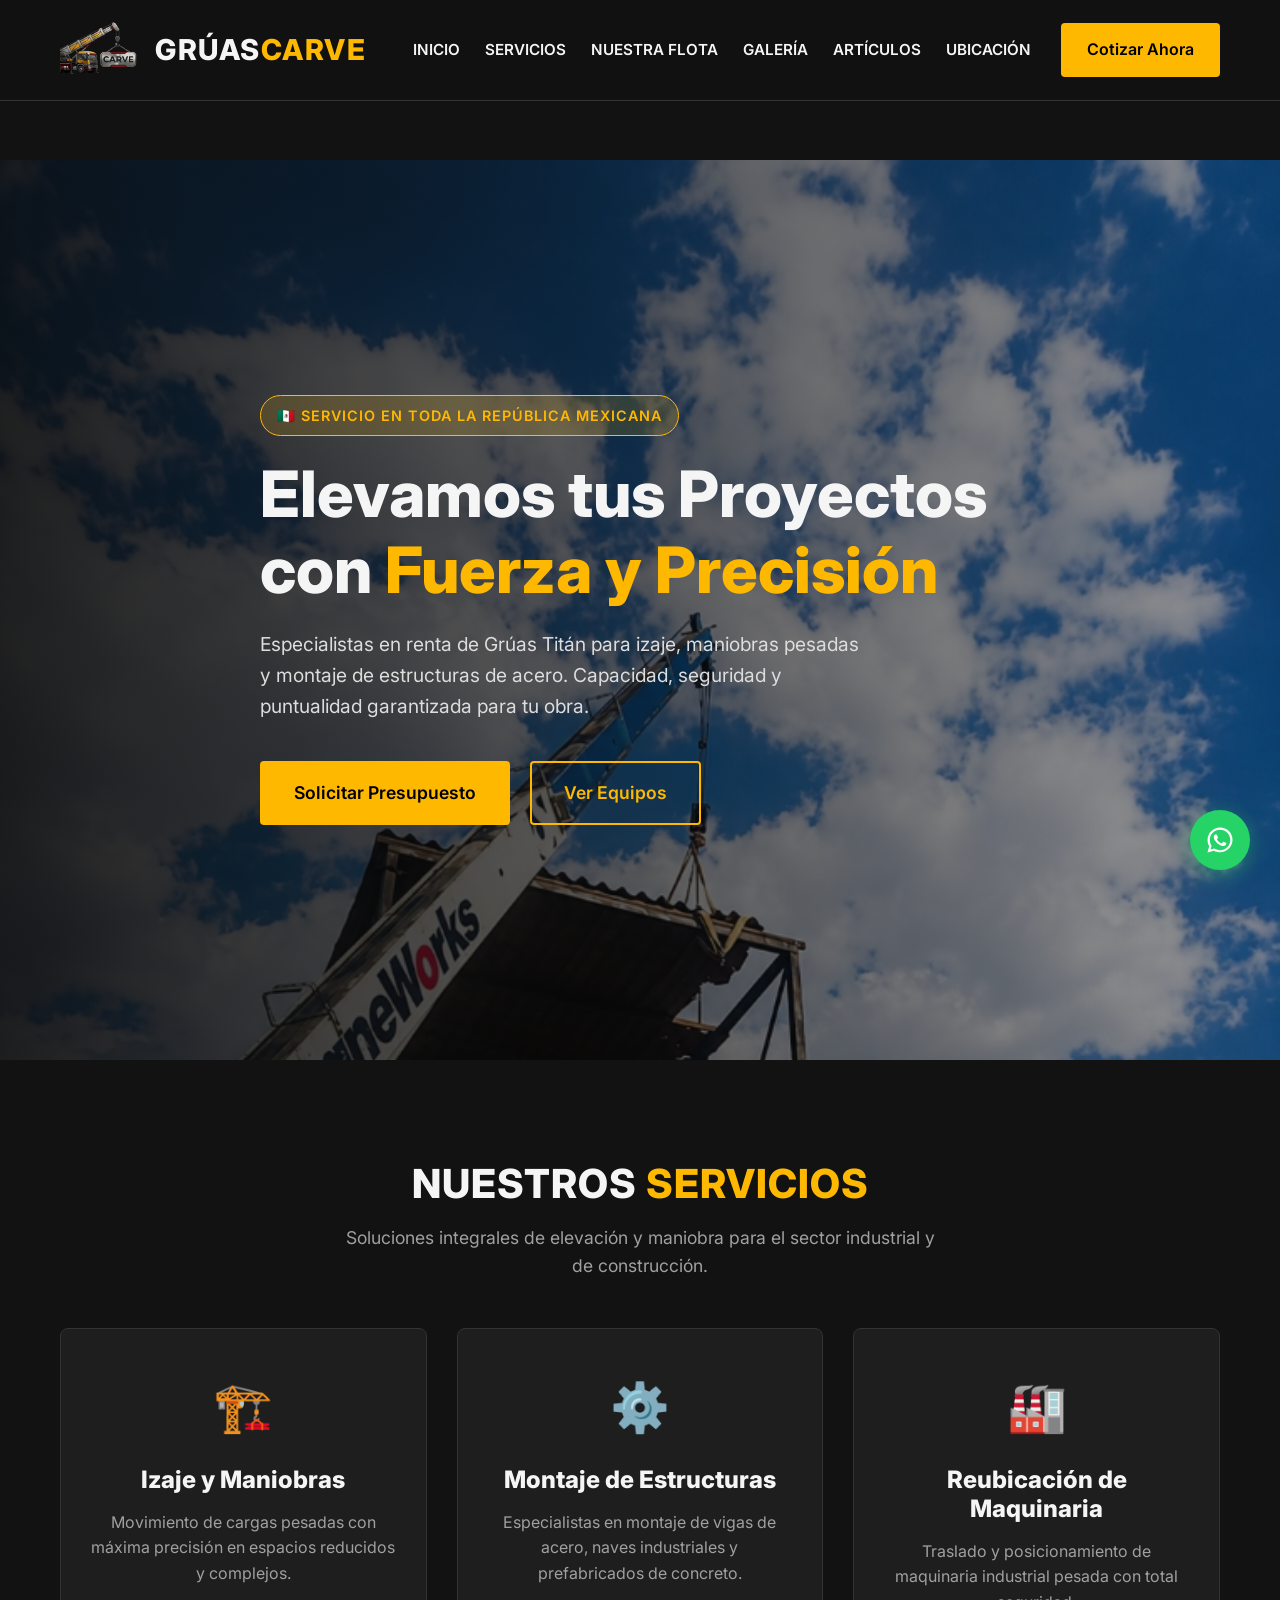
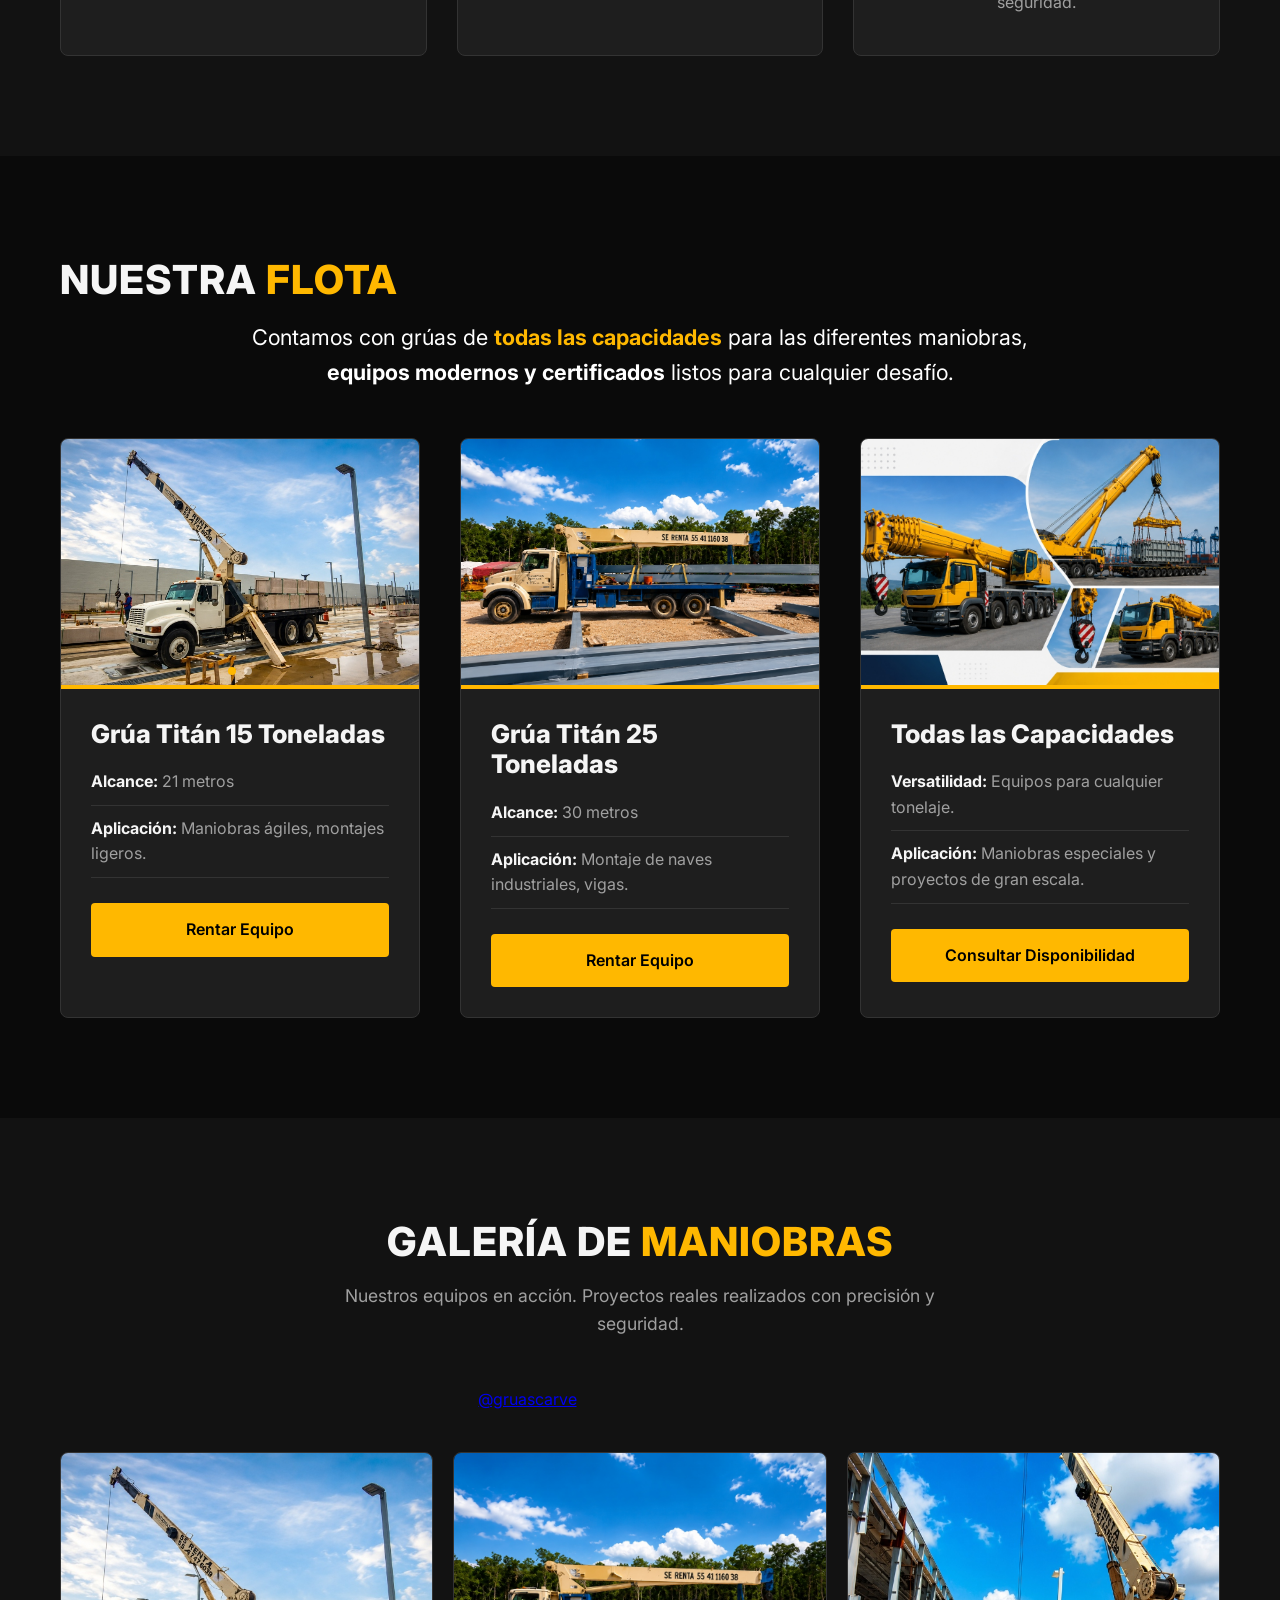
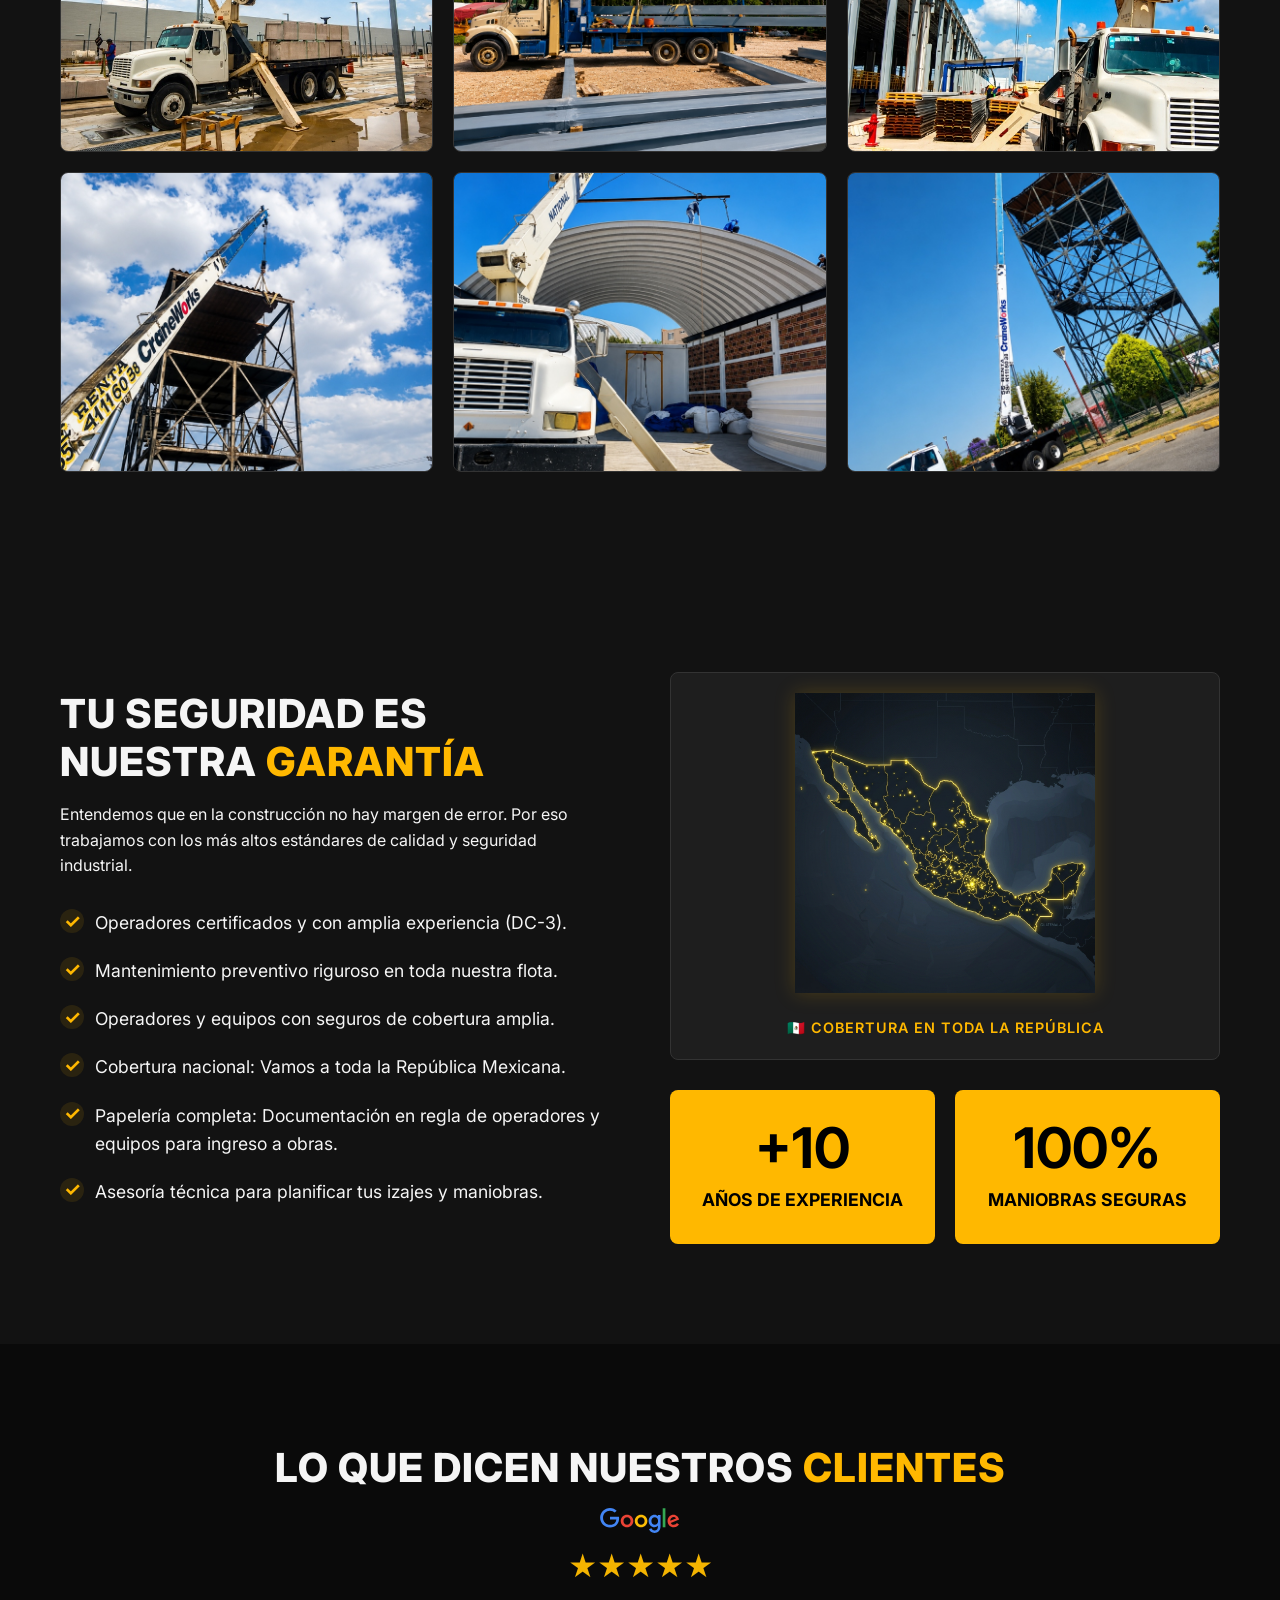
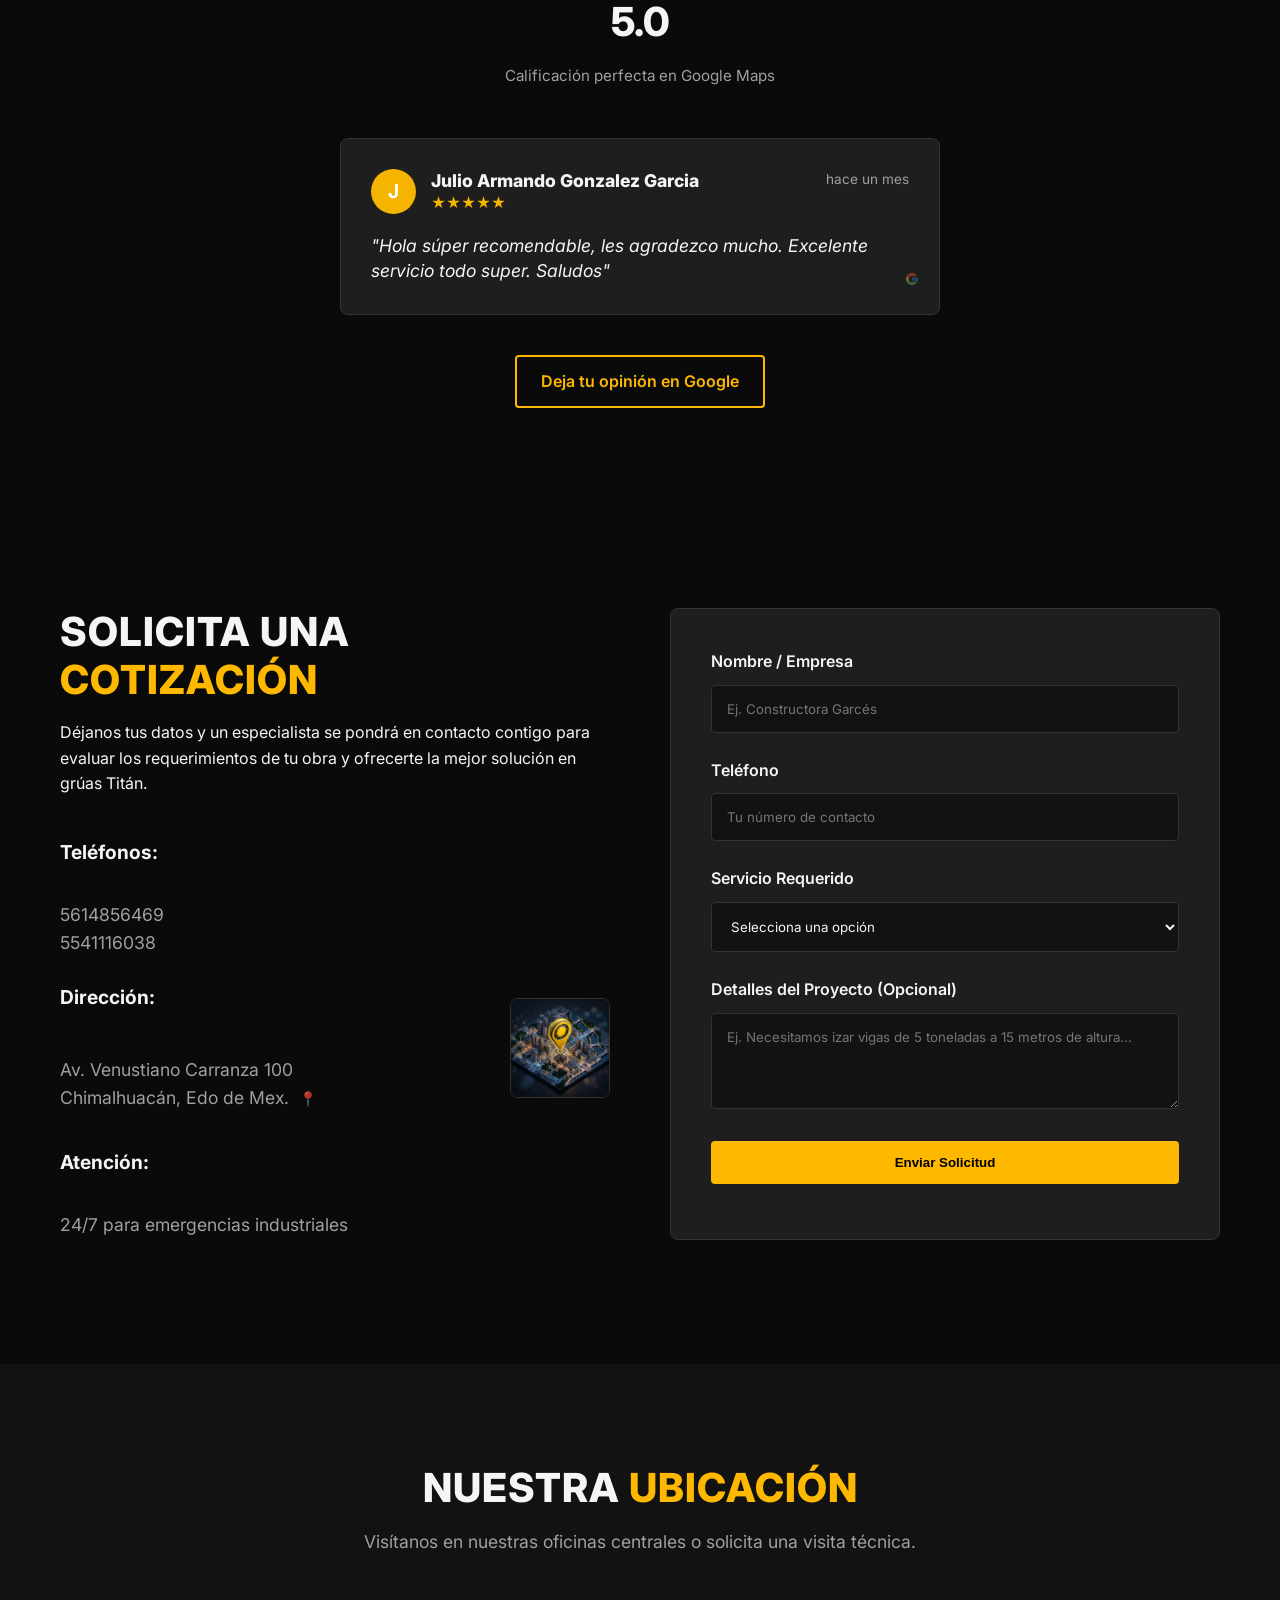
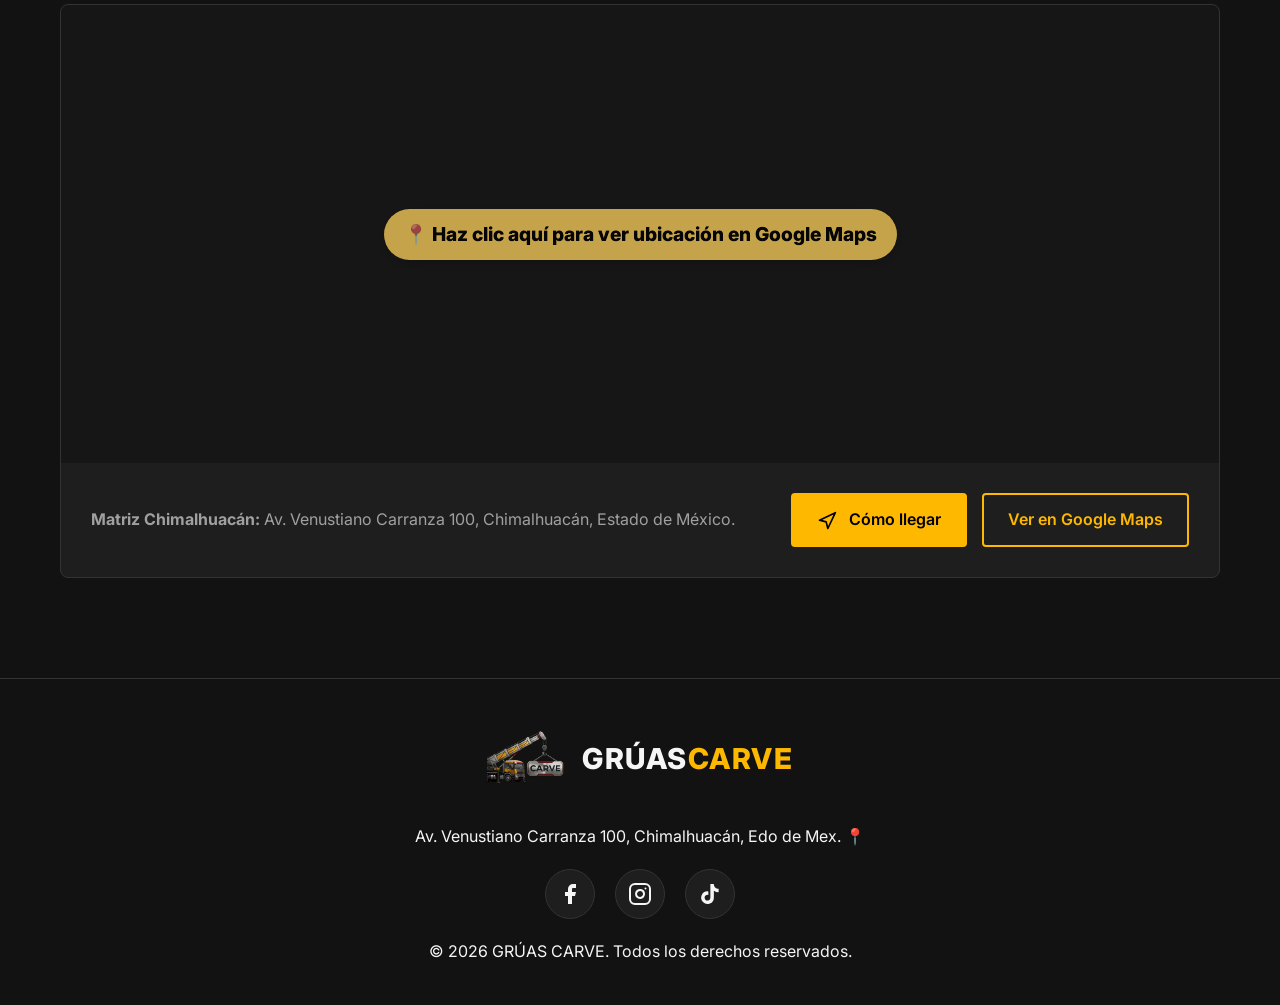
<file: index.html>
<!DOCTYPE html>
<html lang="es">
<head>
    <meta charset="UTF-8">
    <meta name="viewport" content="width=device-width, initial-scale=1.0">
    <title>Grúas Carve | Elevamos tus Proyectos</title>
    <meta name="description" content="Renta de grúas tipo Titán con Grúas Carve para izaje, maniobras y montaje de estructuras. Equipos certificados y operadores capacitados para tu construcción.">
    <link href="https://fonts.googleapis.com/css2?family=Inter:wght@300;400;600;800&display=swap" rel="stylesheet">
    <link rel="stylesheet" href="styles.css?v=2.0">
</head>
<body>

    <!-- Header / Nav -->
    <header id="navbar">
        <div class="container nav-container">
            <div class="logo">
                <img src="logo-carve.png" alt="Logo Grúas Carve" class="brand-logo">
                <span class="logo-text">GRÚAS <span class="logo-accent">CARVE</span></span>
            </div>
            <nav class="nav-links">
                <a href="#inicio">Inicio</a>
                <a href="#servicios">Servicios</a>
                <a href="#flota">Nuestra Flota</a>
                <a href="#galeria">Galería</a>
                <a href="articulos.html">Artículos</a>
                <a href="#ubicacion">Ubicación</a>
            </nav>
            <a href="https://wa.me/525614856469?text=Hola,%20me%20gustaría%20cotizar%20un%20servicio%20de%20grúa." class="btn btn-primary">Cotizar Ahora</a>
            <button class="mobile-menu-btn" id="mobileMenuBtn">
                <svg width="24" height="24" viewBox="0 0 24 24" fill="none" stroke="currentColor" stroke-width="2" stroke-linecap="round" stroke-linejoin="round"><line x1="3" y1="12" x2="21" y2="12"></line><line x1="3" y1="6" x2="21" y2="6"></line><line x1="3" y1="18" x2="21" y2="18"></line></svg>
            </button>
        </div>
    </header>

    <!-- Hero Section -->
    <section id="inicio" class="hero">
        <div class="hero-overlay"></div>
        <div class="container hero-content">
            <div class="hero-badge">🇲🇽 Servicio en toda la República Mexicana</div>
            <h1>Elevamos tus Proyectos con <span class="text-accent">Fuerza y Precisión</span></h1>
            <p>Especialistas en renta de Grúas Titán para izaje, maniobras pesadas y montaje de estructuras de acero. Capacidad, seguridad y puntualidad garantizada para tu obra.</p>
            <div class="hero-buttons">
                <a href="https://wa.me/525614856469?text=Hola,%20me%20gustaría%20solicitar%20un%20presupuesto%20para%20un%20proyecto." class="btn btn-primary btn-large">Solicitar Presupuesto</a>
                <a href="#flota" class="btn btn-outline btn-large">Ver Equipos</a>
            </div>
        </div>
    </section>

    <!-- Services Section -->
    <section id="servicios" class="section services-section">
        <div class="container">
            <div class="section-header text-center">
                <h2 class="section-title">Nuestros <span class="text-accent">Servicios</span></h2>
                <p class="section-subtitle">Soluciones integrales de elevación y maniobra para el sector industrial y de construcción.</p>
            </div>
            
            <div class="services-grid">
                <div class="service-card">
                    <div class="service-icon">🏗️</div>
                    <h3>Izaje y Maniobras</h3>
                    <p>Movimiento de cargas pesadas con máxima precisión en espacios reducidos y complejos.</p>
                </div>
                <div class="service-card">
                    <div class="service-icon">⚙️</div>
                    <h3>Montaje de Estructuras</h3>
                    <p>Especialistas en montaje de vigas de acero, naves industriales y prefabricados de concreto.</p>
                </div>
                <div class="service-card">
                    <div class="service-icon">🏭</div>
                    <h3>Reubicación de Maquinaria</h3>
                    <p>Traslado y posicionamiento de maquinaria industrial pesada con total seguridad.</p>
                </div>
            </div>
        </div>
    </section>

    <!-- Fleet Section -->
    <section id="flota" class="section fleet-section bg-darker">
        <div class="container">
            <div class="section-header">
                <h2 class="section-title">Nuestra <span class="text-accent">Flota</span></h2>
                <p class="section-subtitle" style="font-size: 1.35rem; color: #ffffff; max-width: 800px; text-align: center; margin: 0 auto 3rem; line-height: 1.6;">
                    Contamos con grúas de <strong style="color: var(--primary);">todas las capacidades</strong> para las diferentes maniobras, <strong>equipos modernos y certificados</strong> listos para cualquier desafío.
                </p>
            </div>

            <div class="fleet-grid">
                <!-- Crane 1 -->
                <div class="fleet-card">
                    <div class="fleet-image-container">
                        <div class="fleet-gallery">
                            <img src="titan-15-2.jpg" alt="Grúa Titán 15 Toneladas - Vista 1">
                            <img src="titan-15-1.jpg" alt="Grúa Titán 15 Toneladas - Vista 2">
                        </div>
                        <div class="gallery-dots">
                            <div class="dot active"></div>
                            <div class="dot"></div>
                        </div>
                    </div>
                    <div class="fleet-content">
                        <h3>Grúa Titán 15 Toneladas</h3>
                        <ul class="fleet-specs">
                            <li><strong>Alcance:</strong> 21 metros</li>
                            <li><strong>Aplicación:</strong> Maniobras ágiles, montajes ligeros.</li>
                        </ul>
                        <a href="https://wa.me/525614856469?text=Hola,%20me%20interesa%20rentar%20este%20equipo." class="btn btn-primary btn-full">Rentar Equipo</a>
                    </div>
                </div>
                <!-- Crane 2 -->
                <div class="fleet-card">
                    <div class="fleet-image-container">
                        <img src="titan-23.jpg" alt="Grúa Titán 25 Toneladas" style="width: 100%; height: 100%; object-fit: cover;">
                    </div>
                    <div class="fleet-content">
                        <h3>Grúa Titán 25 Toneladas</h3>
                        <ul class="fleet-specs">
                            <li><strong>Alcance:</strong> 30 metros</li>
                            <li><strong>Aplicación:</strong> Montaje de naves industriales, vigas.</li>
                        </ul>
                        <a href="https://wa.me/525614856469?text=Hola,%20me%20interesa%20rentar%20este%20equipo." class="btn btn-primary btn-full">Rentar Equipo</a>
                    </div>
                </div>
                <!-- Crane 3 - All Capacities -->
                <div class="fleet-card">
                    <div class="fleet-image-container">
                        <img src="titan-todas.jpg" alt="Grúas de todas las capacidades" style="width: 100%; height: 100%; object-fit: cover;">
                    </div>
                    <div class="fleet-content">
                        <h3>Todas las Capacidades</h3>
                        <ul class="fleet-specs">
                            <li><strong>Versatilidad:</strong> Equipos para cualquier tonelaje.</li>
                            <li><strong>Aplicación:</strong> Maniobras especiales y proyectos de gran escala.</li>
                        </ul>
                        <a href="https://wa.me/525614856469?text=Hola,%20necesito%20una%20grúa%20con%20capacidad%20específica." class="btn btn-primary btn-full">Consultar Disponibilidad</a>
                    </div>
                </div>
            </div>
        </div>
    </section>
    
    <!-- Gallery Section -->
    <section id="galeria" class="section gallery-section">
        <div class="container">
            <div class="section-header text-center">
                <h2 class="section-title">Galería de <span class="text-accent">Maniobras</span></h2>
                <p class="section-subtitle">Nuestros equipos en acción. Proyectos reales realizados con precisión y seguridad.</p>
            </div>
            
            <div id="tiktok-random-container" style="display: flex; justify-content: center; margin-bottom: 40px; width: 100%; overflow: hidden;">
                <!-- Random TikTok video injected here -->
            </div>
            
            <div class="gallery-grid">
                <div class="gallery-item"><img src="titan-15-2.jpg" alt="Grúa Titán en Maniobra"></div>
                <div class="gallery-item"><img src="titan-23.jpg" alt="Grúa Titán cargando estructuras"></div>
                <div class="gallery-item"><img src="titan-15-1.jpg" alt="Operación de grúa en sitio"></div>
                <div class="gallery-item"><img src="galeria-nueva-1.jpg" alt="Grúa Titán en maniobra de torre"></div>
                <div class="gallery-item"><img src="galeria-nueva-2.jpg" alt="Montaje de techumbre curva con grúa National"></div>
                <div class="gallery-item"><img src="galeria-nueva-3.jpg" alt="Grúa Titán con pluma extendida en sitio"></div>
            </div>
        </div>
    </section>

    <!-- Guarantee & Safety Section -->
    <section id="garantia" class="section guarantee-section">
        <div class="container">
            <div class="guarantee-content">
                <div class="guarantee-text">
                    <h2 class="section-title">Tu Seguridad es nuestra <span class="text-accent">Garantía</span></h2>
                    <p>Entendemos que en la construcción no hay margen de error. Por eso trabajamos con los más altos estándares de calidad y seguridad industrial.</p>
                    <ul class="check-list">
                        <li>Operadores certificados y con amplia experiencia (DC-3).</li>
                        <li>Mantenimiento preventivo riguroso en toda nuestra flota.</li>
                        <li>Operadores y equipos con seguros de cobertura amplia.</li>
                        <li>Cobertura nacional: Vamos a toda la República Mexicana.</li>
                        <li>Papelería completa: Documentación en regla de operadores y equipos para ingreso a obras.</li>
                        <li>Asesoría técnica para planificar tus izajes y maniobras.</li>
                    </ul>
                </div>
                <div class="guarantee-stats">
                    <div class="mexico-map-container">
                        <img src="mapa-mexico.png" alt="Mapa de cobertura en México" class="mexico-map-img">
                        <div class="map-caption">🇲🇽 Cobertura en toda la República</div>
                    </div>
                    <div class="stats-grid">
                        <div class="stat-box">
                            <span class="stat-number">+10</span>
                            <span class="stat-label">Años de Experiencia</span>
                        </div>
                        <div class="stat-box">
                            <span class="stat-number">100%</span>
                            <span class="stat-label">Maniobras Seguras</span>
                        </div>
                    </div>
                </div>
            </div>
        </div>
    </section>

    <!-- La sección de notas ahora está en articulos.html -->
    <!-- Reviews Section -->
    <section id="opiniones" class="section reviews-section bg-darker">
        <div class="container">
            <div class="section-header text-center">
                <h2 class="section-title">Lo que dicen nuestros <span class="text-accent">Clientes</span></h2>
                <div class="google-rating-summary">
                    <img src="google-logo.svg" alt="Google" class="google-logo-small">
                    <div class="stars-outer">
                        <div class="stars-inner" style="width: 100%;">★★★★★</div>
                    </div>
                    <span class="rating-number">5.0</span>
                    <span class="rating-text">Calificación perfecta en Google Maps</span>
                </div>
            </div>
            
            <div class="reviews-carousel">
                <button class="carousel-btn prev-btn" id="prevReviewBtn" aria-label="Review anterior">
                    <svg width="24" height="24" viewBox="0 0 24 24" fill="none" stroke="currentColor" stroke-width="2" stroke-linecap="round" stroke-linejoin="round"><polyline points="15 18 9 12 15 6"></polyline></svg>
                </button>
                
                <div class="reviews-track-container">
                    <div class="reviews-track" id="reviewsTrack">
                        <!-- Reviews injected dynamically by script.js -->
                    </div>
                </div>

                <button class="carousel-btn next-btn" id="nextReviewBtn" aria-label="Siguiente review">
                    <svg width="24" height="24" viewBox="0 0 24 24" fill="none" stroke="currentColor" stroke-width="2" stroke-linecap="round" stroke-linejoin="round"><polyline points="9 18 15 12 9 6"></polyline></svg>
                </button>
            </div>

            <div class="carousel-dots review-dots" id="reviewDots">
                <!-- Dots injected dynamically by script.js -->
            </div>
            
            <div class="text-center" style="margin-top: 40px;">
                <a href="https://www.google.com.mx/maps/place/Gr%C3%BAas+Carve/@19.4164386,-98.9343289,17z/data=!3m1!4b1!4m6!3m5!1s0x85d1e3000a7690cf:0x525a7fa0331c60e6!8m2!3d19.4164386!4d-98.9343289!16s%2Fg%2F11m5nttpcp?entry=ttu" target="_blank" class="btn btn-outline">
                    Deja tu opinión en Google
                </a>
            </div>
        </div>
    </section>

    <!-- Contact Section -->
    <section id="contacto" class="section contact-section bg-darker">
        <div class="container">
            <div class="contact-grid">
                <div class="contact-info">
                    <h2 class="section-title">Solicita una <span class="text-accent">Cotización</span></h2>
                    <p>Déjanos tus datos y un especialista se pondrá en contacto contigo para evaluar los requerimientos de tu obra y ofrecerte la mejor solución en grúas Titán.</p>
                    
                    <div class="contact-details">
                        <div class="contact-item">
                            <strong>Teléfonos:</strong> <br> 
                            <a href="tel:5614856469" style="color: inherit; text-decoration: none;">5614856469</a> <br>
                            <a href="tel:5541116038" style="color: inherit; text-decoration: none;">5541116038</a>
                        </div>

                        <div class="contact-item address-item-with-map">
                            <div class="address-text">
                                <strong>Dirección:</strong> <br> 
                                <a href="https://www.google.com/maps/place/Gr%C3%BAas+Carve/@19.4164386,-98.9343289,17z/data=!3m1!4b1!4m6!3m5!1s0x85d1e3000a7690cf:0x525a7fa0331c60e6!8m2!3d19.4164386!4d-98.9343289!16s%2Fg%2F11m5nttpcp?entry=ttu&g_ep=EgoyMDI2MDUwNi4wIKXMDSoASAFQAw%3D%3D" target="_blank" class="address-link">
                                    Av. Venustiano Carranza 100 <br> Chimalhuacán, Edo de Mex.
                                    <span class="link-icon">📍</span>
                                </a>
                            </div>
                            <div class="address-map-thumbnail">
                                <a href="https://www.google.com/maps/place/Gr%C3%BAas+Carve/@19.4164386,-98.9343289,17z/data=!3m1!4b1!4m6!3m5!1s0x85d1e3000a7690cf:0x525a7fa0331c60e6!8m2!3d19.4164386!4d-98.9343289!16s%2Fg%2F11m5nttpcp?entry=ttu&g_ep=EgoyMDI2MDUwNi4wIKXMDSoASAFQAw%3D%3D" target="_blank">
                                    <img src="mapa-thumbnail.png" alt="Mapa de ubicación" class="map-thumb">
                                </a>
                            </div>
                        </div>
                        <div class="contact-item">
                            <strong>Atención:</strong> <br> 24/7 para emergencias industriales
                        </div>
                    </div>
                </div>

                <div class="contact-form-container">
                    <form id="contactForm" class="contact-form">
                        <div class="form-group">
                            <label for="name">Nombre / Empresa</label>
                            <input type="text" id="name" required placeholder="Ej. Constructora Garcés">
                        </div>
                        <div class="form-group">
                            <label for="phone">Teléfono</label>
                            <input type="tel" id="phone" required placeholder="Tu número de contacto">
                        </div>
                        <div class="form-group">
                            <label for="service">Servicio Requerido</label>
                            <select id="service" required>
                                <option value="" disabled selected>Selecciona una opción</option>
                                <option value="izaje">Izaje y Maniobras</option>
                                <option value="montaje">Montaje de Estructuras</option>
                                <option value="renta">Renta por día/mes</option>
                                <option value="otro">Otro</option>
                            </select>
                        </div>
                        <div class="form-group">
                            <label for="message">Detalles del Proyecto (Opcional)</label>
                            <textarea id="message" rows="4" placeholder="Ej. Necesitamos izar vigas de 5 toneladas a 15 metros de altura..."></textarea>
                        </div>
                        <button type="submit" class="btn btn-primary btn-full">Enviar Solicitud</button>
                        <p id="formStatus" class="form-status"></p>
                    </form>
                </div>
            </div>
        </div>
    </section>

    <!-- Location Section -->
    <section id="ubicacion" class="section location-section">
        <div class="container">
            <div class="section-header text-center">
                <h2 class="section-title">Nuestra <span class="text-accent">Ubicación</span></h2>
                <p class="section-subtitle">Visítanos en nuestras oficinas centrales o solicita una visita técnica.</p>
            </div>
            
            <div class="location-container">
                <a href="https://www.google.com/maps/place/Gr%C3%BAas+Carve/@19.4164386,-98.9343289,17z/data=!3m1!4b1!4m6!3m5!1s0x85d1e3000a7690cf:0x525a7fa0331c60e6!8m2!3d19.4164386!4d-98.9343289!16s%2Fg%2F11m5nttpcp?entry=ttu&g_ep=EgoyMDI2MDUwNi4wIKXMDSoASAFQAw%3D%3D" target="_blank" class="map-link-wrapper">
                    <div class="map-wrapper">
                        <div class="map-overlay">
                            <span>📍 Haz clic aquí para ver ubicación en Google Maps</span>
                        </div>
                        <iframe 
                            src="https://maps.google.com/maps?q=19.4164386,-98.9343289&t=&z=16&ie=UTF8&iwloc=&output=embed" 
                            width="100%" 
                            height="450" 
                            style="border:0;" 
                            allowfullscreen="" 
                            loading="lazy" 
                            referrerpolicy="no-referrer-when-downgrade">
                        </iframe>
                    </div>
                </a>
                <div class="location-footer">
                    <div class="location-info">
                        <p><strong>Matriz Chimalhuacán:</strong> Av. Venustiano Carranza 100, Chimalhuacán, Estado de México.</p>
                    </div>
                    <div class="location-actions">
                        <a href="https://www.google.com/maps/dir/?api=1&destination=19.4164386,-98.9343289" target="_blank" class="btn btn-primary">
                            <svg width="20" height="20" viewBox="0 0 24 24" fill="none" stroke="currentColor" stroke-width="2" stroke-linecap="round" stroke-linejoin="round" style="margin-right: 8px; vertical-align: middle;"><polygon points="3 11 22 2 13 21 11 13 3 11"></polygon></svg>
                            Cómo llegar
                        </a>
                        <a href="https://www.google.com/maps/place/Gr%C3%BAas+Carve/@19.4164386,-98.9343289,17z/data=!3m1!4b1!4m6!3m5!1s0x85d1e3000a7690cf:0x525a7fa0331c60e6!8m2!3d19.4164386!4d-98.9343289!16s%2Fg%2F11m5nttpcp?entry=ttu&g_ep=EgoyMDI2MDUwNi4wIKXMDSoASAFQAw%3D%3D" target="_blank" class="btn btn-outline">Ver en Google Maps</a>
                    </div>
                </div>
            </div>
        </div>
    </section>

    <!-- Footer -->
    <footer>
        <div class="container text-center">
            <div class="logo logo-footer">
                <img src="logo-carve.png" alt="Logo Grúas Carve" class="brand-logo">
                <span class="logo-text">GRÚAS <span class="logo-accent">CARVE</span></span>
            </div>
            <p>
                <a href="https://www.google.com/maps/place/Gr%C3%BAas+Carve/@19.4164386,-98.9343289,17z/data=!3m1!4b1!4m6!3m5!1s0x85d1e3000a7690cf:0x525a7fa0331c60e6!8m2!3d19.4164386!4d-98.9343289!16s%2Fg%2F11m5nttpcp?entry=ttu&g_ep=EgoyMDI2MDUwNi4wIKXMDSoASAFQAw%3D%3D" target="_blank" style="color: inherit; text-decoration: none;">
                    Av. Venustiano Carranza 100, Chimalhuacán, Edo de Mex. 📍
                </a>
            </p>
            <div class="social-links">
                <a href="https://www.facebook.com/share/1HiPeTNRgm/" class="social-link" aria-label="Facebook" target="_blank">
                    <svg width="24" height="24" viewBox="0 0 24 24" fill="currentColor"><path d="M18 2h-3a5 5 0 0 0-5 5v3H7v4h3v8h4v-8h3l1-4h-4V7a1 1 0 0 1 1-1h3z"></path></svg>
                </a>
                <a href="https://www.instagram.com/gruascarve?igsh=dm1nbnE3eWt4cjlo" class="social-link" aria-label="Instagram" target="_blank">
                    <svg width="24" height="24" viewBox="0 0 24 24" fill="none" stroke="currentColor" stroke-width="2" stroke-linecap="round" stroke-linejoin="round"><rect x="2" y="2" width="20" height="20" rx="5" ry="5"></rect><path d="M16 11.37A4 4 0 1 1 12.63 8 4 4 0 0 1 16 11.37z"></path><line x1="17.5" y1="6.5" x2="17.51" y2="6.5"></line></svg>
                </a>
                <a href="https://www.tiktok.com/@gruascarve?_r=1&_t=ZS-97EufkTmiyD" class="social-link" aria-label="TikTok" target="_blank">
                    <svg width="24" height="24" viewBox="0 0 24 24" fill="currentColor"><path d="M19.59 6.69a4.83 4.83 0 0 1-3.77-4.25V2h-3.45v13.67a2.89 2.89 0 0 1-5.2 1.74 2.89 2.89 0 0 1 2.31-4.64 2.93 2.93 0 0 1 .88.13V9.4a6.84 6.84 0 0 0-1-.05A6.33 6.33 0 0 0 5 20.1a6.34 6.34 0 0 0 10.86-4.43v-7a8.16 8.16 0 0 0 4.77 1.52v-3.4a4.85 4.85 0 0 1-1.04-.1z"></path></svg>
                </a>
            </div>
            <p>&copy; 2026 GRÚAS CARVE. Todos los derechos reservados.</p>
        </div>
    </footer>

    <!-- Floating WhatsApp Button -->
    <a href="https://wa.me/525614856469" class="whatsapp-btn" aria-label="Contactar por WhatsApp" target="_blank">
        <svg width="30" height="30" viewBox="0 0 24 24" fill="currentColor" xmlns="http://www.w3.org/2000/svg">
            <path d="M12.031 2C6.505 2 2.023 6.48 2.023 12.008C2.023 13.774 2.483 15.485 3.327 16.992L2 22L7.124 20.655C8.583 21.43 10.278 21.833 12.027 21.833C17.553 21.833 22.036 17.354 22.036 11.826C22.036 6.297 17.558 2 12.031 2ZM12.031 20.174C10.536 20.174 9.088 19.774 7.828 19.027L7.525 18.847L4.475 19.646L5.289 16.671L5.092 16.357C4.27 15.05 3.834 13.551 3.834 12.008C3.834 7.483 7.514 3.806 12.031 3.806C16.549 3.806 20.228 7.485 20.228 12.008C20.228 16.53 16.549 20.174 12.031 20.174ZM16.551 14.195C16.304 14.072 15.088 13.473 14.862 13.391C14.637 13.311 14.471 13.27 14.307 13.518C14.142 13.765 13.67 14.321 13.525 14.485C13.38 14.65 13.236 14.671 12.988 14.548C12.741 14.425 11.944 14.165 11.002 13.323C10.268 12.668 9.771 11.859 9.626 11.611C9.481 11.363 9.61 11.23 9.734 11.107C9.845 10.997 9.981 10.81 10.104 10.665C10.228 10.52 10.269 10.417 10.352 10.252C10.434 10.088 10.393 9.943 10.331 9.82C10.269 9.696 9.773 8.48 9.566 7.986C9.365 7.502 9.158 7.568 9.009 7.558C8.868 7.549 8.703 7.548 8.538 7.548C8.373 7.548 8.105 7.61 7.878 7.857C7.651 8.105 7.012 8.702 7.012 9.919C7.012 11.135 7.9 12.311 8.024 12.476C8.148 12.641 9.752 15.114 12.215 16.177C12.8 16.43 13.257 16.583 13.618 16.698C14.205 16.884 14.738 16.857 15.161 16.793C15.636 16.721 16.634 16.184 16.841 15.586C17.047 14.988 17.047 14.473 16.976 14.36C16.904 14.246 16.739 14.184 16.492 14.06L16.551 14.195Z"/>
        </svg>
    </a>

    <script src="script.js"></script>
</body>
</html>
</file>
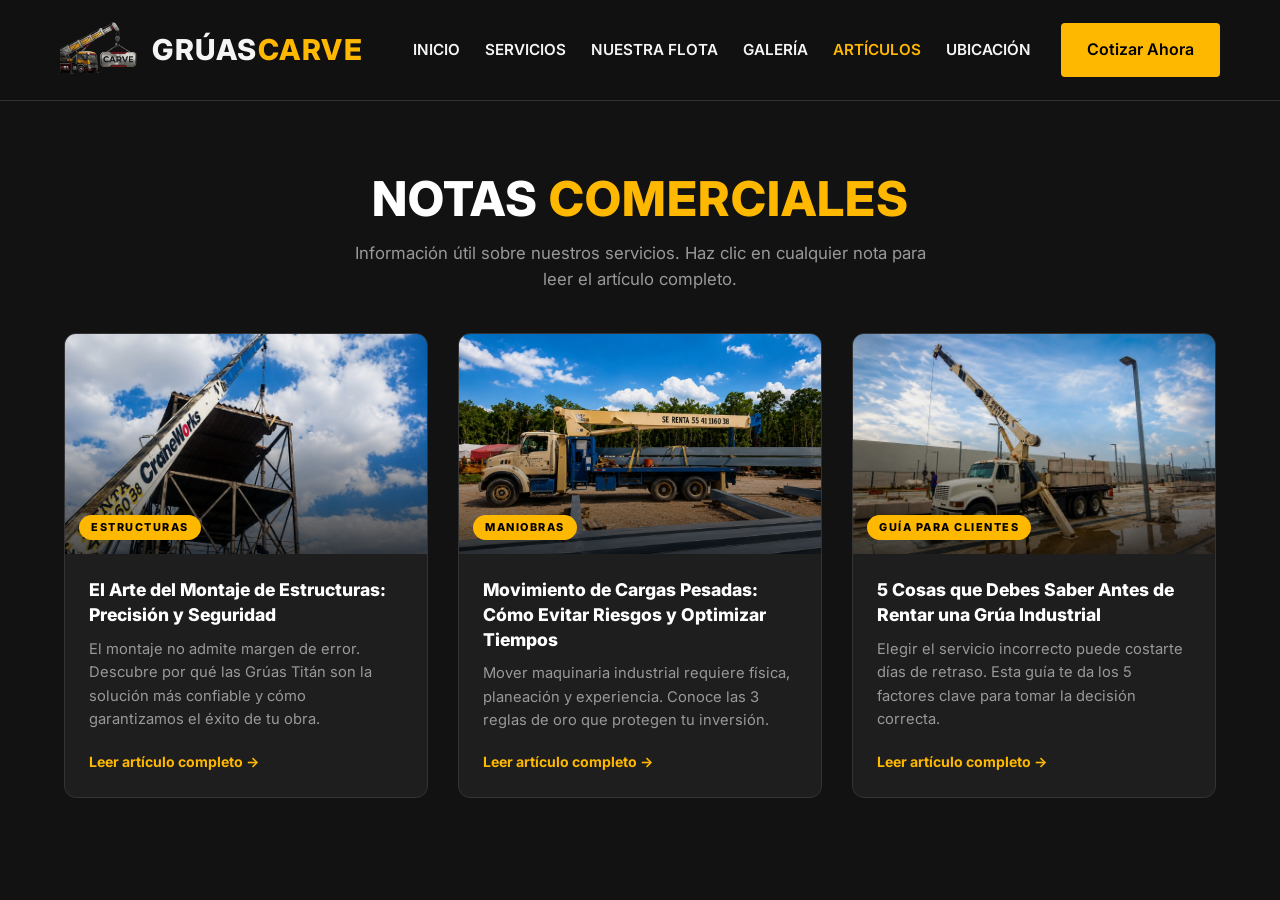
<file: articulos.html>
<!DOCTYPE html>
<html lang="es">
<head>
    <meta charset="UTF-8">
    <meta name="viewport" content="width=device-width, initial-scale=1.0">
    <title>Artículos | Grúas Carve</title>
    <meta name="description" content="Información útil sobre montaje de estructuras, movimiento de maquinaria y renta de grúas industriales.">
    <link href="https://fonts.googleapis.com/css2?family=Inter:wght@300;400;600;800&display=swap" rel="stylesheet">
    <link rel="stylesheet" href="styles.css?v=3.0">
    <style>
        /* Overrides específicos para esta página */
        body { padding-top: 110px; }

        .page-header {
            text-align: center;
            padding: 60px 20px 40px;
        }
        .page-header h1 {
            font-size: clamp(2rem, 4vw, 3rem);
            font-weight: 800;
            text-transform: uppercase;
            letter-spacing: 1px;
            margin-bottom: 12px;
            color: #fff;
        }
        .page-header p {
            color: #999;
            font-size: 1.05rem;
            max-width: 580px;
            margin: 0 auto;
        }
        .text-accent { color: #FFB800; }

        /* Grid */
        .cards-container {
            max-width: 1200px;
            margin: 0 auto;
            padding: 0 24px 80px;
            display: grid;
            grid-template-columns: repeat(3, 1fr);
            gap: 30px;
        }

        /* Card */
        .nc {
            display: flex;
            flex-direction: column;
            background: #1e1e1e;
            border-radius: 12px;
            border: 1px solid #333;
            overflow: hidden;
            text-decoration: none !important;
            color: #f5f5f5 !important;
            transition: transform .3s ease, border-color .3s ease, box-shadow .3s ease;
        }
        .nc:hover {
            transform: translateY(-8px);
            border-color: #FFB800;
            box-shadow: 0 20px 50px rgba(0,0,0,.6);
            text-decoration: none !important;
        }

        /* Cover image */
        .nc-img-wrap {
            height: 220px;
            overflow: hidden;
            position: relative;
            flex-shrink: 0;
        }
        .nc-img {
            width: 100%;
            height: 100%;
            background-size: cover;
            background-position: center;
            transition: transform .5s ease;
        }
        .nc:hover .nc-img { transform: scale(1.06); }

        .nc-overlay {
            position: absolute;
            inset: 0;
            background: linear-gradient(to bottom, rgba(0,0,0,.05) 40%, rgba(0,0,0,.7) 100%);
        }
        .nc-tag {
            position: absolute;
            bottom: 14px;
            left: 14px;
            background: #FFB800;
            color: #000;
            font-size: .68rem;
            font-weight: 800;
            text-transform: uppercase;
            letter-spacing: 1.5px;
            padding: 4px 12px;
            border-radius: 50px;
            z-index: 2;
        }

        /* Text body */
        .nc-body {
            padding: 24px;
            display: flex;
            flex-direction: column;
            flex: 1;
        }
        .nc-body h2 {
            font-size: 1.1rem;
            font-weight: 800;
            line-height: 1.4;
            color: #fff;
            margin: 0 0 10px;
        }
        .nc-body p {
            color: #999;
            font-size: .92rem;
            line-height: 1.6;
            flex: 1;
            margin: 0 0 18px;
        }
        .nc-link {
            color: #FFB800 !important;
            font-weight: 700;
            font-size: .88rem;
            text-decoration: none !important;
            transition: letter-spacing .2s ease;
        }
        .nc:hover .nc-link { letter-spacing: .5px; }

        /* Responsive */
        @media (max-width: 900px) {
            .cards-container { grid-template-columns: 1fr 1fr; }
        }
        @media (max-width: 560px) {
            .cards-container { grid-template-columns: 1fr; gap: 20px; }
            .nc-img-wrap { height: 190px; }
        }
    </style>
</head>
<body>

    <!-- Header -->
    <header id="navbar">
        <div class="container nav-container">
            <div class="logo">
                <a href="index.html" style="display:flex;align-items:center;gap:12px;text-decoration:none;color:inherit;">
                    <img src="logo-carve.png" alt="Logo Grúas Carve" class="brand-logo">
                    <span class="logo-text">GRÚAS <span class="logo-accent">CARVE</span></span>
                </a>
            </div>
            <nav class="nav-links">
                <a href="index.html#inicio">Inicio</a>
                <a href="index.html#servicios">Servicios</a>
                <a href="index.html#flota">Nuestra Flota</a>
                <a href="index.html#galeria">Galería</a>
                <a href="articulos.html" style="color:#FFB800;">Artículos</a>
                <a href="index.html#ubicacion">Ubicación</a>
            </nav>
            <a href="https://wa.me/525614856469?text=Hola,%20me%20gustaría%20cotizar%20un%20servicio%20de%20grúa." class="btn btn-primary">Cotizar Ahora</a>
            <button class="mobile-menu-btn" id="mobileMenuBtn">
                <svg width="24" height="24" viewBox="0 0 24 24" fill="none" stroke="currentColor" stroke-width="2"><line x1="3" y1="12" x2="21" y2="12"></line><line x1="3" y1="6" x2="21" y2="6"></line><line x1="3" y1="18" x2="21" y2="18"></line></svg>
            </button>
        </div>
    </header>

    <!-- Page Header -->
    <div class="page-header">
        <h1>Notas <span class="text-accent">Comerciales</span></h1>
        <p>Información útil sobre nuestros servicios. Haz clic en cualquier nota para leer el artículo completo.</p>
    </div>

    <!-- Cards -->
    <div class="cards-container">

        <!-- Nota 1 -->
        <a href="nota-montaje.html" class="nc">
            <div class="nc-img-wrap">
                <div class="nc-img" style="background-image:url('galeria-nueva-1.jpg');"></div>
                <div class="nc-overlay"></div>
                <span class="nc-tag">Estructuras</span>
            </div>
            <div class="nc-body">
                <h2>El Arte del Montaje de Estructuras: Precisión y Seguridad</h2>
                <p>El montaje no admite margen de error. Descubre por qué las Grúas Titán son la solución más confiable y cómo garantizamos el éxito de tu obra.</p>
                <span class="nc-link">Leer artículo completo →</span>
            </div>
        </a>

        <!-- Nota 2 -->
        <a href="nota-maquinaria.html" class="nc">
            <div class="nc-img-wrap">
                <div class="nc-img" style="background-image:url('titan-23.jpg');"></div>
                <div class="nc-overlay"></div>
                <span class="nc-tag">Maniobras</span>
            </div>
            <div class="nc-body">
                <h2>Movimiento de Cargas Pesadas: Cómo Evitar Riesgos y Optimizar Tiempos</h2>
                <p>Mover maquinaria industrial requiere física, planeación y experiencia. Conoce las 3 reglas de oro que protegen tu inversión.</p>
                <span class="nc-link">Leer artículo completo →</span>
            </div>
        </a>

        <!-- Nota 3 -->
        <a href="nota-renta.html" class="nc">
            <div class="nc-img-wrap">
                <div class="nc-img" style="background-image:url('titan-15-2.jpg');"></div>
                <div class="nc-overlay"></div>
                <span class="nc-tag">Guía para Clientes</span>
            </div>
            <div class="nc-body">
                <h2>5 Cosas que Debes Saber Antes de Rentar una Grúa Industrial</h2>
                <p>Elegir el servicio incorrecto puede costarte días de retraso. Esta guía te da los 5 factores clave para tomar la decisión correcta.</p>
                <span class="nc-link">Leer artículo completo →</span>
            </div>
        </a>

    </div>

    <script src="script.js"></script>
</body>
</html>
</file>
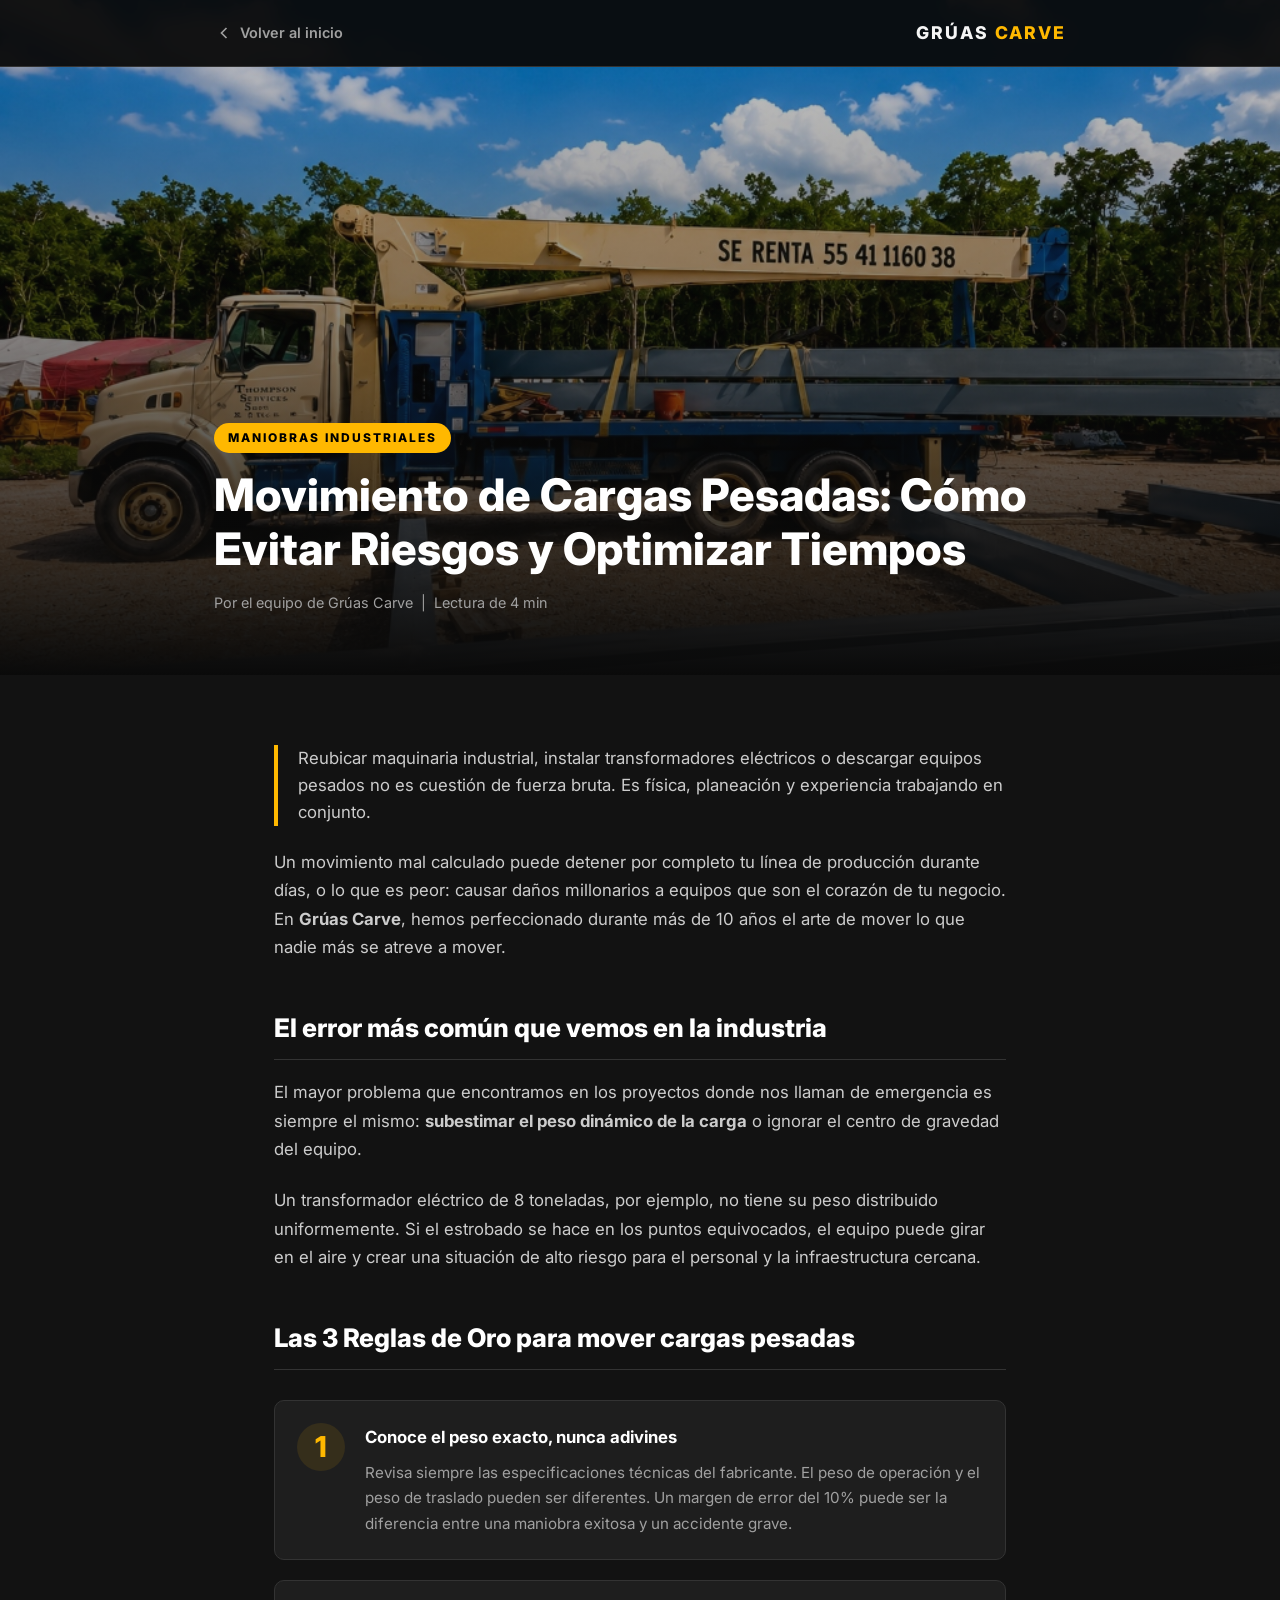
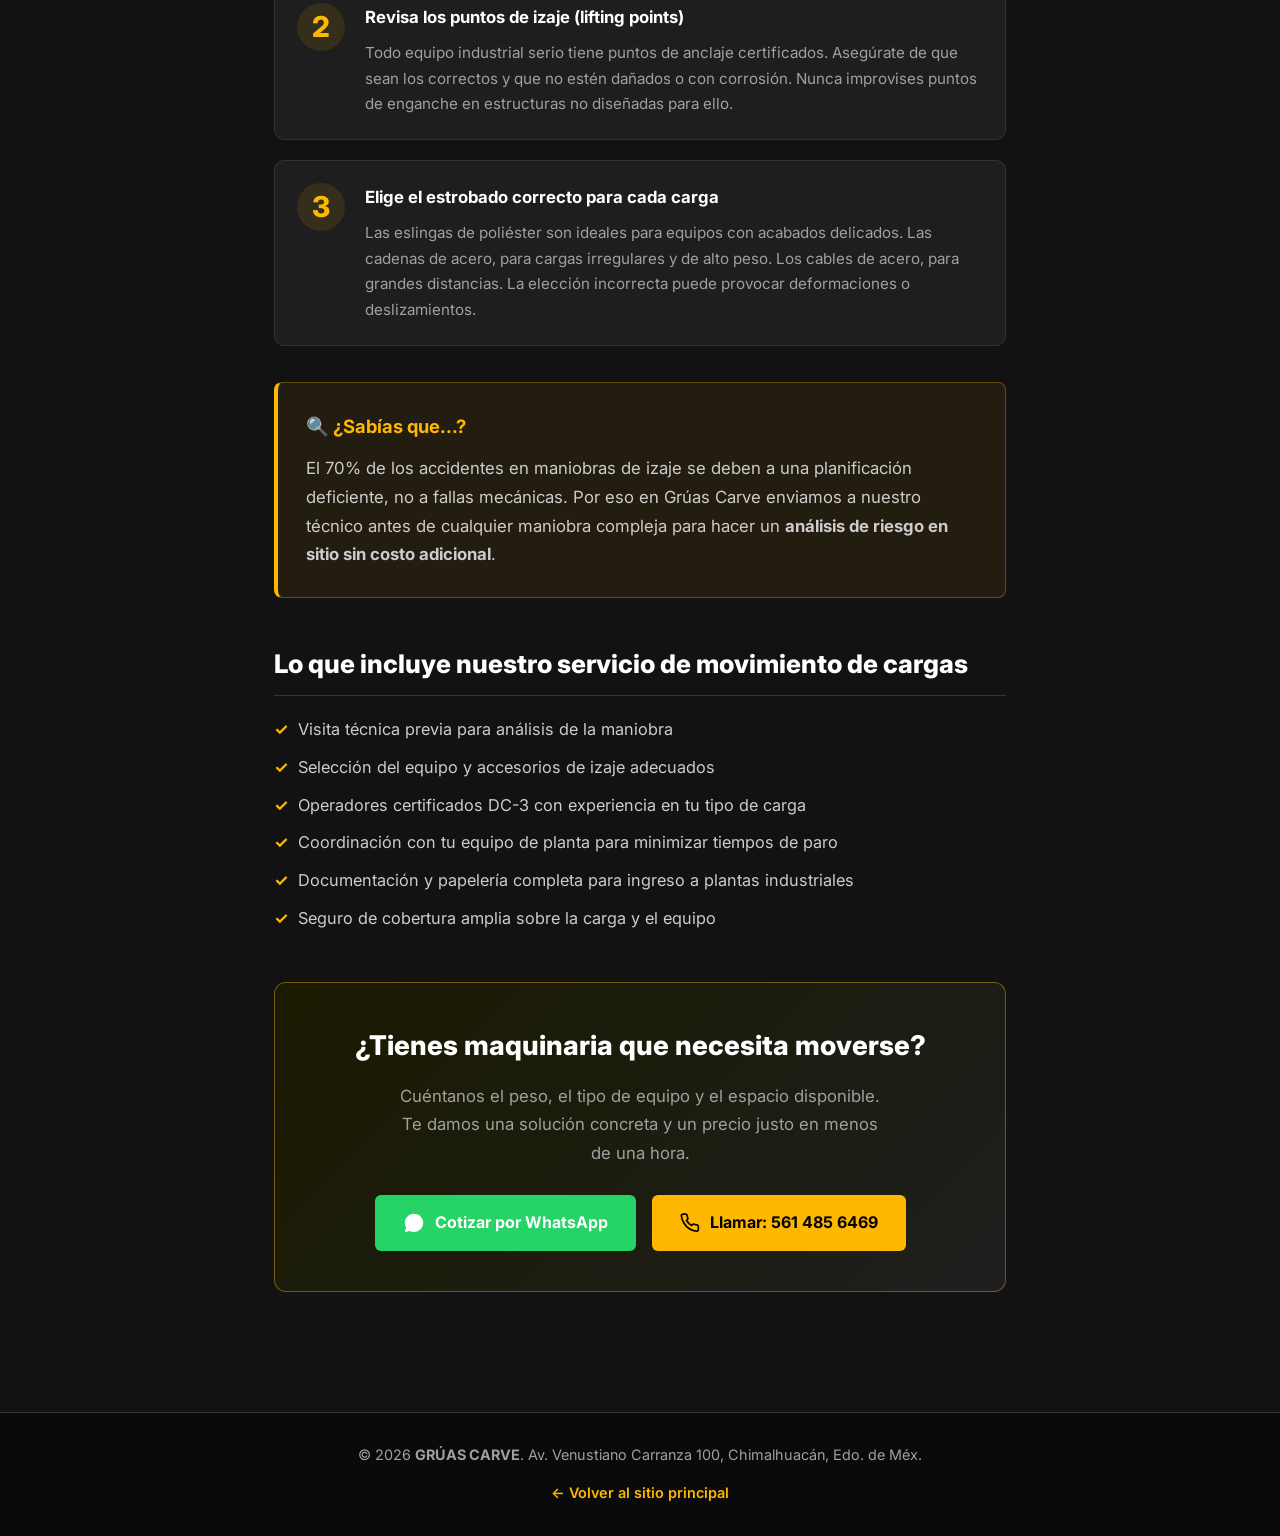
<file: nota-maquinaria.html>
<!DOCTYPE html>
<html lang="es">
<head>
    <meta charset="UTF-8">
    <meta name="viewport" content="width=device-width, initial-scale=1.0">
    <title>Movimiento Seguro de Cargas Pesadas | Grúas Carve</title>
    <meta name="description" content="Guía profesional sobre cómo mover maquinaria pesada de forma segura. Las 3 reglas de oro que todo ingeniero debe conocer.">
    <link href="https://fonts.googleapis.com/css2?family=Inter:wght@300;400;600;800&display=swap" rel="stylesheet">
    <link rel="stylesheet" href="article.css">
</head>
<body>

    <header class="article-header">
        <div class="article-nav">
            <a href="index.html" class="back-link">
                <svg width="20" height="20" viewBox="0 0 24 24" fill="none" stroke="currentColor" stroke-width="2"><polyline points="15 18 9 12 15 6"></polyline></svg>
                Volver al inicio
            </a>
            <a href="index.html" class="brand-name">GRÚAS <span>CARVE</span></a>
        </div>
    </header>

    <div class="article-hero" style="background-image: url('titan-23.jpg');">
        <div class="article-hero-overlay"></div>
        <div class="article-hero-content">
            <span class="article-tag">Maniobras Industriales</span>
            <h1>Movimiento de Cargas Pesadas: Cómo Evitar Riesgos y Optimizar Tiempos</h1>
            <p class="article-meta">Por el equipo de Grúas Carve &nbsp;|&nbsp; Lectura de 4 min</p>
        </div>
    </div>

    <main class="article-main">
        <div class="article-container">

            <p class="article-lead">Reubicar maquinaria industrial, instalar transformadores eléctricos o descargar equipos pesados no es cuestión de fuerza bruta. Es física, planeación y experiencia trabajando en conjunto.</p>

            <p>Un movimiento mal calculado puede detener por completo tu línea de producción durante días, o lo que es peor: causar daños millonarios a equipos que son el corazón de tu negocio. En <strong>Grúas Carve</strong>, hemos perfeccionado durante más de 10 años el arte de mover lo que nadie más se atreve a mover.</p>

            <h2>El error más común que vemos en la industria</h2>
            <p>El mayor problema que encontramos en los proyectos donde nos llaman de emergencia es siempre el mismo: <strong>subestimar el peso dinámico de la carga</strong> o ignorar el centro de gravedad del equipo.</p>
            <p>Un transformador eléctrico de 8 toneladas, por ejemplo, no tiene su peso distribuido uniformemente. Si el estrobado se hace en los puntos equivocados, el equipo puede girar en el aire y crear una situación de alto riesgo para el personal y la infraestructura cercana.</p>

            <h2>Las 3 Reglas de Oro para mover cargas pesadas</h2>

            <ul class="article-features">
                <li>
                    <span class="feature-icon">1</span>
                    <div>
                        <strong>Conoce el peso exacto, nunca adivines</strong>
                        <p>Revisa siempre las especificaciones técnicas del fabricante. El peso de operación y el peso de traslado pueden ser diferentes. Un margen de error del 10% puede ser la diferencia entre una maniobra exitosa y un accidente grave.</p>
                    </div>
                </li>
                <li>
                    <span class="feature-icon">2</span>
                    <div>
                        <strong>Revisa los puntos de izaje (lifting points)</strong>
                        <p>Todo equipo industrial serio tiene puntos de anclaje certificados. Asegúrate de que sean los correctos y que no estén dañados o con corrosión. Nunca improvises puntos de enganche en estructuras no diseñadas para ello.</p>
                    </div>
                </li>
                <li>
                    <span class="feature-icon">3</span>
                    <div>
                        <strong>Elige el estrobado correcto para cada carga</strong>
                        <p>Las eslingas de poliéster son ideales para equipos con acabados delicados. Las cadenas de acero, para cargas irregulares y de alto peso. Los cables de acero, para grandes distancias. La elección incorrecta puede provocar deformaciones o deslizamientos.</p>
                    </div>
                </li>
            </ul>

            <div class="article-callout">
                <h3>🔍 ¿Sabías que...?</h3>
                <p>El 70% de los accidentes en maniobras de izaje se deben a una planificación deficiente, no a fallas mecánicas. Por eso en Grúas Carve enviamos a nuestro técnico antes de cualquier maniobra compleja para hacer un <strong>análisis de riesgo en sitio sin costo adicional</strong>.</p>
            </div>

            <h2>Lo que incluye nuestro servicio de movimiento de cargas</h2>
            <ul class="simple-list">
                <li>Visita técnica previa para análisis de la maniobra</li>
                <li>Selección del equipo y accesorios de izaje adecuados</li>
                <li>Operadores certificados DC-3 con experiencia en tu tipo de carga</li>
                <li>Coordinación con tu equipo de planta para minimizar tiempos de paro</li>
                <li>Documentación y papelería completa para ingreso a plantas industriales</li>
                <li>Seguro de cobertura amplia sobre la carga y el equipo</li>
            </ul>

            <div class="article-cta-box">
                <h3>¿Tienes maquinaria que necesita moverse?</h3>
                <p>Cuéntanos el peso, el tipo de equipo y el espacio disponible. Te damos una solución concreta y un precio justo en menos de una hora.</p>
                <div class="article-cta-buttons">
                    <a href="https://wa.me/525614856469?text=Hola,%20leí%20su%20artículo%20sobre%20movimiento%20de%20cargas%20pesadas%20y%20necesito%20mover%20maquinaria." target="_blank" class="cta-btn cta-whatsapp">
                        <svg width="22" height="22" viewBox="0 0 24 24" fill="currentColor"><path d="M12.031 2C6.505 2 2.023 6.48 2.023 12.008C2.023 13.774 2.483 15.485 3.327 16.992L2 22L7.124 20.655C8.583 21.43 10.278 21.833 12.027 21.833C17.553 21.833 22.036 17.354 22.036 11.826C22.036 6.297 17.558 2 12.031 2Z"/></svg>
                        Cotizar por WhatsApp
                    </a>
                    <a href="tel:5614856469" class="cta-btn cta-phone">
                        <svg width="20" height="20" viewBox="0 0 24 24" fill="none" stroke="currentColor" stroke-width="2"><path d="M22 16.92v3a2 2 0 0 1-2.18 2 19.79 19.79 0 0 1-8.63-3.07A19.5 19.5 0 0 1 4.69 12a19.79 19.79 0 0 1-3.07-8.67A2 2 0 0 1 3.6 1.27h3a2 2 0 0 1 2 1.72c.127.96.361 1.903.7 2.81a2 2 0 0 1-.45 2.11L7.91 8.96a16 16 0 0 0 6 6l.96-.96a2 2 0 0 1 2.11-.45c.907.339 1.85.573 2.81.7A2 2 0 0 1 22 16.92z"></path></svg>
                        Llamar: 561 485 6469
                    </a>
                </div>
            </div>

        </div>
    </main>

    <footer class="article-footer">
        <div class="article-container text-center">
            <p>© 2026 <strong>GRÚAS CARVE</strong>. Av. Venustiano Carranza 100, Chimalhuacán, Edo. de Méx.</p>
            <a href="index.html" class="back-home-link">← Volver al sitio principal</a>
        </div>
    </footer>

</body>
</html>
</file>
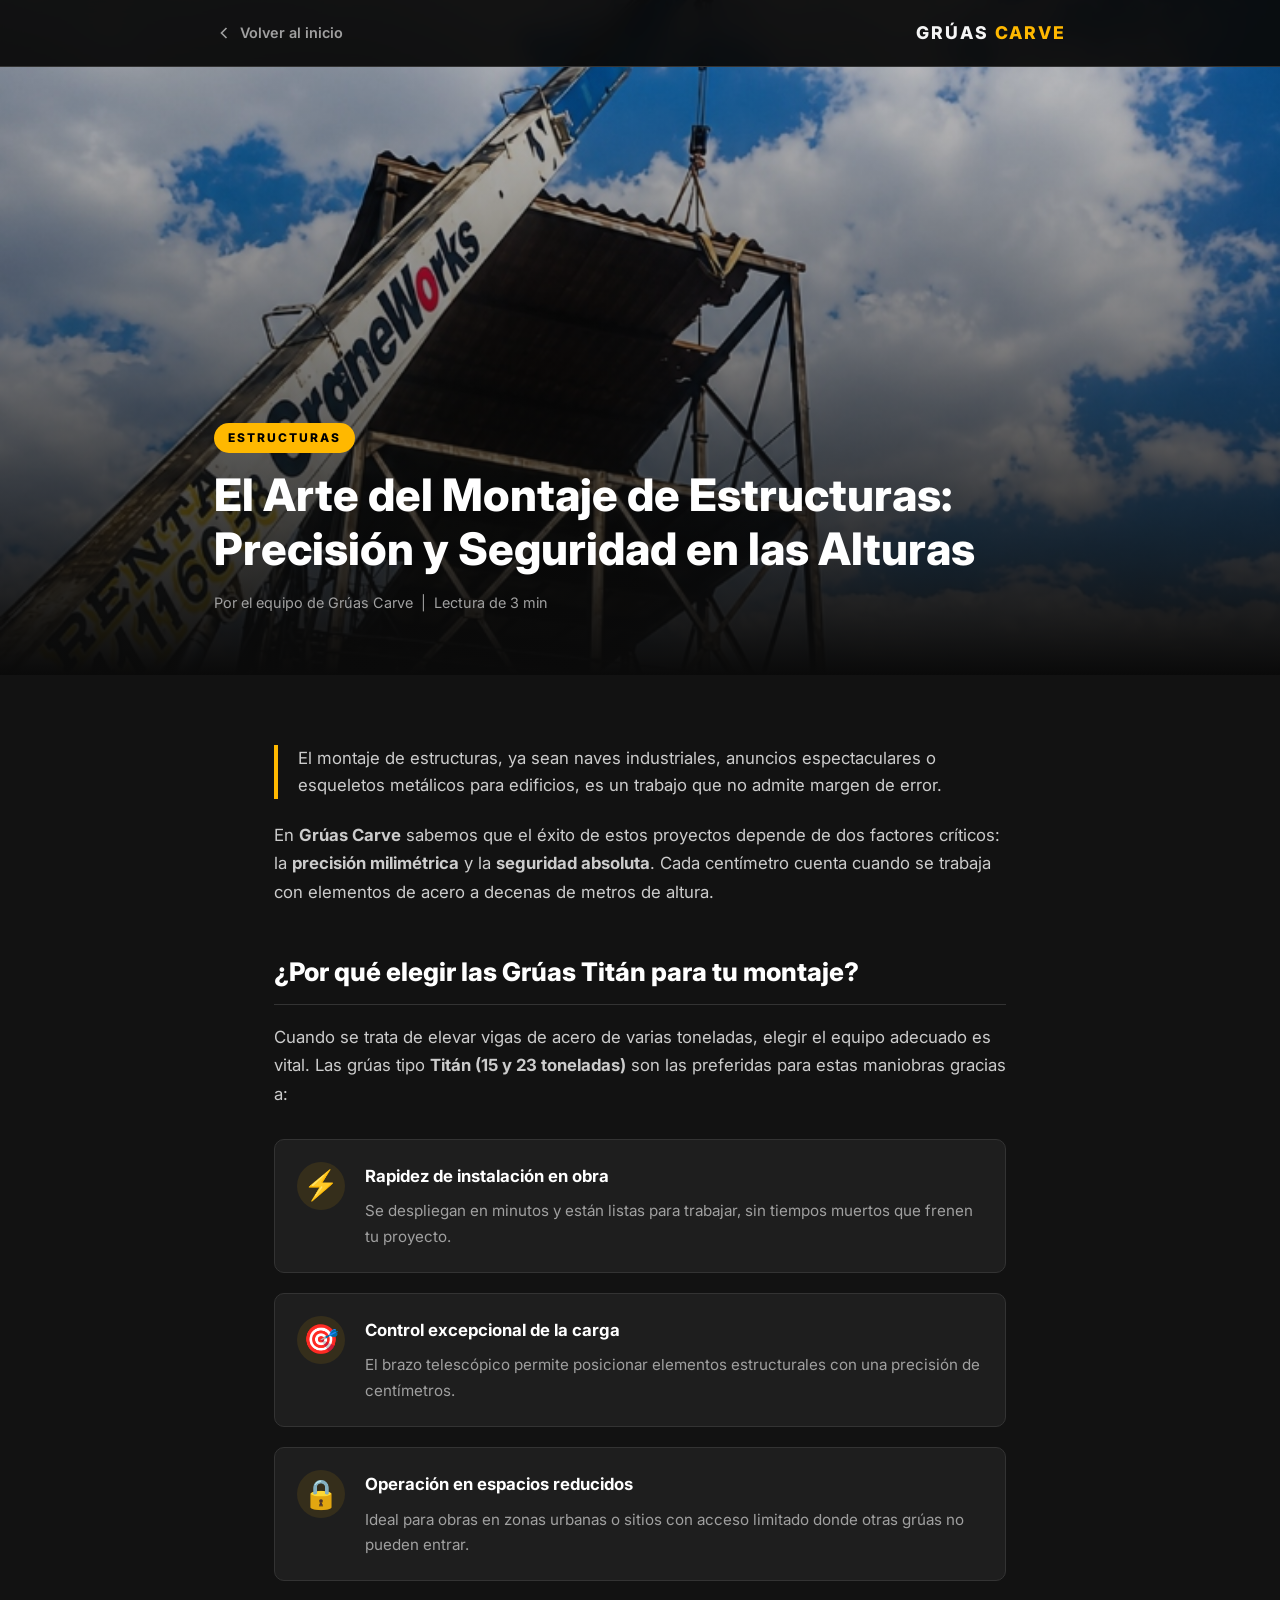
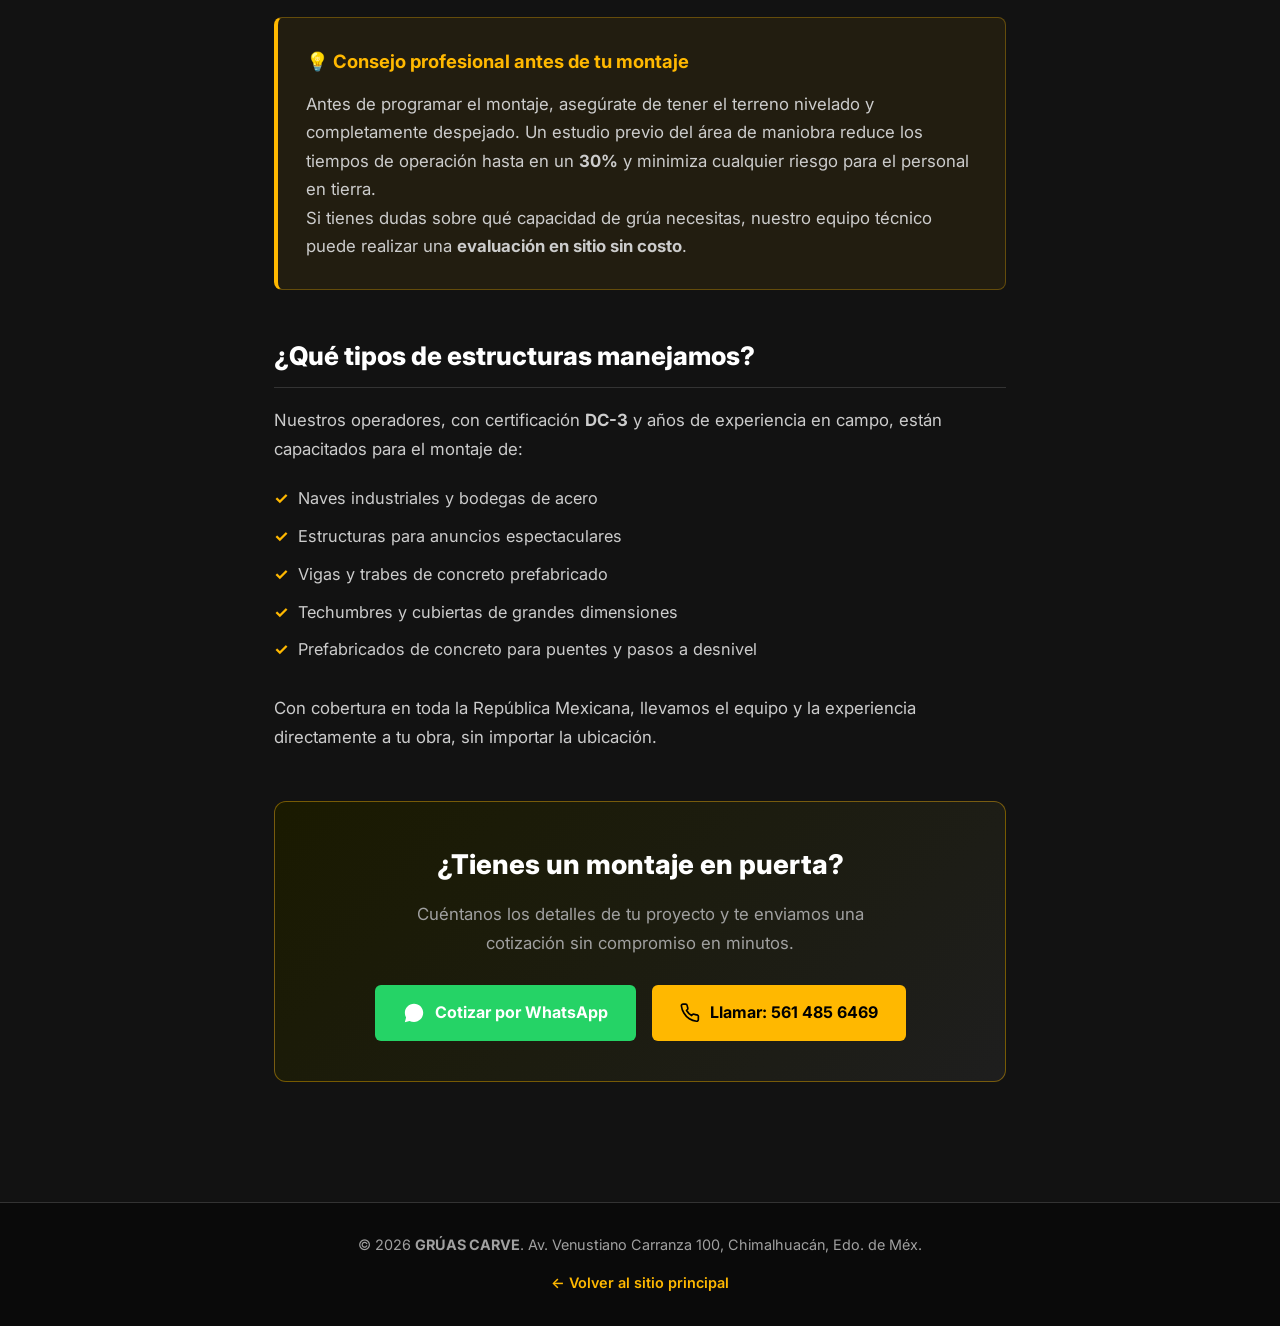
<file: nota-montaje.html>
<!DOCTYPE html>
<html lang="es">
<head>
    <meta charset="UTF-8">
    <meta name="viewport" content="width=device-width, initial-scale=1.0">
    <title>Montaje de Estructuras con Precisión | Grúas Carve</title>
    <meta name="description" content="Aprende por qué el montaje de estructuras metálicas requiere precisión milimétrica y cómo las Grúas Titán de Grúas Carve garantizan el éxito de tu obra.">
    <link href="https://fonts.googleapis.com/css2?family=Inter:wght@300;400;600;800&display=swap" rel="stylesheet">
    <link rel="stylesheet" href="article.css">
</head>
<body>

    <!-- Nav -->
    <header class="article-header">
        <div class="article-nav">
            <a href="index.html" class="back-link">
                <svg width="20" height="20" viewBox="0 0 24 24" fill="none" stroke="currentColor" stroke-width="2"><polyline points="15 18 9 12 15 6"></polyline></svg>
                Volver al inicio
            </a>
            <a href="index.html" class="brand-name">GRÚAS <span>CARVE</span></a>
        </div>
    </header>

    <!-- Hero de la Nota -->
    <div class="article-hero" style="background-image: url('galeria-nueva-1.jpg');">
        <div class="article-hero-overlay"></div>
        <div class="article-hero-content">
            <span class="article-tag">Estructuras</span>
            <h1>El Arte del Montaje de Estructuras: Precisión y Seguridad en las Alturas</h1>
            <p class="article-meta">Por el equipo de Grúas Carve &nbsp;|&nbsp; Lectura de 3 min</p>
        </div>
    </div>

    <!-- Contenido del artículo -->
    <main class="article-main">
        <div class="article-container">

            <p class="article-lead">El montaje de estructuras, ya sean naves industriales, anuncios espectaculares o esqueletos metálicos para edificios, es un trabajo que no admite margen de error.</p>

            <p>En <strong>Grúas Carve</strong> sabemos que el éxito de estos proyectos depende de dos factores críticos: la <strong>precisión milimétrica</strong> y la <strong>seguridad absoluta</strong>. Cada centímetro cuenta cuando se trabaja con elementos de acero a decenas de metros de altura.</p>

            <h2>¿Por qué elegir las Grúas Titán para tu montaje?</h2>
            <p>Cuando se trata de elevar vigas de acero de varias toneladas, elegir el equipo adecuado es vital. Las grúas tipo <strong>Titán (15 y 23 toneladas)</strong> son las preferidas para estas maniobras gracias a:</p>

            <ul class="article-features">
                <li>
                    <span class="feature-icon">⚡</span>
                    <div>
                        <strong>Rapidez de instalación en obra</strong>
                        <p>Se despliegan en minutos y están listas para trabajar, sin tiempos muertos que frenen tu proyecto.</p>
                    </div>
                </li>
                <li>
                    <span class="feature-icon">🎯</span>
                    <div>
                        <strong>Control excepcional de la carga</strong>
                        <p>El brazo telescópico permite posicionar elementos estructurales con una precisión de centímetros.</p>
                    </div>
                </li>
                <li>
                    <span class="feature-icon">🔒</span>
                    <div>
                        <strong>Operación en espacios reducidos</strong>
                        <p>Ideal para obras en zonas urbanas o sitios con acceso limitado donde otras grúas no pueden entrar.</p>
                    </div>
                </li>
            </ul>

            <div class="article-callout">
                <h3>💡 Consejo profesional antes de tu montaje</h3>
                <p>Antes de programar el montaje, asegúrate de tener el terreno nivelado y completamente despejado. Un estudio previo del área de maniobra reduce los tiempos de operación hasta en un <strong>30%</strong> y minimiza cualquier riesgo para el personal en tierra.</p>
                <p>Si tienes dudas sobre qué capacidad de grúa necesitas, nuestro equipo técnico puede realizar una <strong>evaluación en sitio sin costo</strong>.</p>
            </div>

            <h2>¿Qué tipos de estructuras manejamos?</h2>
            <p>Nuestros operadores, con certificación <strong>DC-3</strong> y años de experiencia en campo, están capacitados para el montaje de:</p>
            <ul class="simple-list">
                <li>Naves industriales y bodegas de acero</li>
                <li>Estructuras para anuncios espectaculares</li>
                <li>Vigas y trabes de concreto prefabricado</li>
                <li>Techumbres y cubiertas de grandes dimensiones</li>
                <li>Prefabricados de concreto para puentes y pasos a desnivel</li>
            </ul>

            <p>Con cobertura en toda la República Mexicana, llevamos el equipo y la experiencia directamente a tu obra, sin importar la ubicación.</p>

            <!-- CTA Final -->
            <div class="article-cta-box">
                <h3>¿Tienes un montaje en puerta?</h3>
                <p>Cuéntanos los detalles de tu proyecto y te enviamos una cotización sin compromiso en minutos.</p>
                <div class="article-cta-buttons">
                    <a href="https://wa.me/525614856469?text=Hola,%20leí%20su%20artículo%20sobre%20montaje%20de%20estructuras%20y%20quiero%20cotizar%20mi%20proyecto." target="_blank" class="cta-btn cta-whatsapp">
                        <svg width="22" height="22" viewBox="0 0 24 24" fill="currentColor"><path d="M12.031 2C6.505 2 2.023 6.48 2.023 12.008C2.023 13.774 2.483 15.485 3.327 16.992L2 22L7.124 20.655C8.583 21.43 10.278 21.833 12.027 21.833C17.553 21.833 22.036 17.354 22.036 11.826C22.036 6.297 17.558 2 12.031 2Z"/></svg>
                        Cotizar por WhatsApp
                    </a>
                    <a href="tel:5614856469" class="cta-btn cta-phone">
                        <svg width="20" height="20" viewBox="0 0 24 24" fill="none" stroke="currentColor" stroke-width="2"><path d="M22 16.92v3a2 2 0 0 1-2.18 2 19.79 19.79 0 0 1-8.63-3.07A19.5 19.5 0 0 1 4.69 12a19.79 19.79 0 0 1-3.07-8.67A2 2 0 0 1 3.6 1.27h3a2 2 0 0 1 2 1.72c.127.96.361 1.903.7 2.81a2 2 0 0 1-.45 2.11L7.91 8.96a16 16 0 0 0 6 6l.96-.96a2 2 0 0 1 2.11-.45c.907.339 1.85.573 2.81.7A2 2 0 0 1 22 16.92z"></path></svg>
                        Llamar: 561 485 6469
                    </a>
                </div>
            </div>

        </div>
    </main>

    <!-- Footer -->
    <footer class="article-footer">
        <div class="article-container text-center">
            <p>© 2026 <strong>GRÚAS CARVE</strong>. Av. Venustiano Carranza 100, Chimalhuacán, Edo. de Méx.</p>
            <a href="index.html" class="back-home-link">← Volver al sitio principal</a>
        </div>
    </footer>

</body>
</html>
</file>
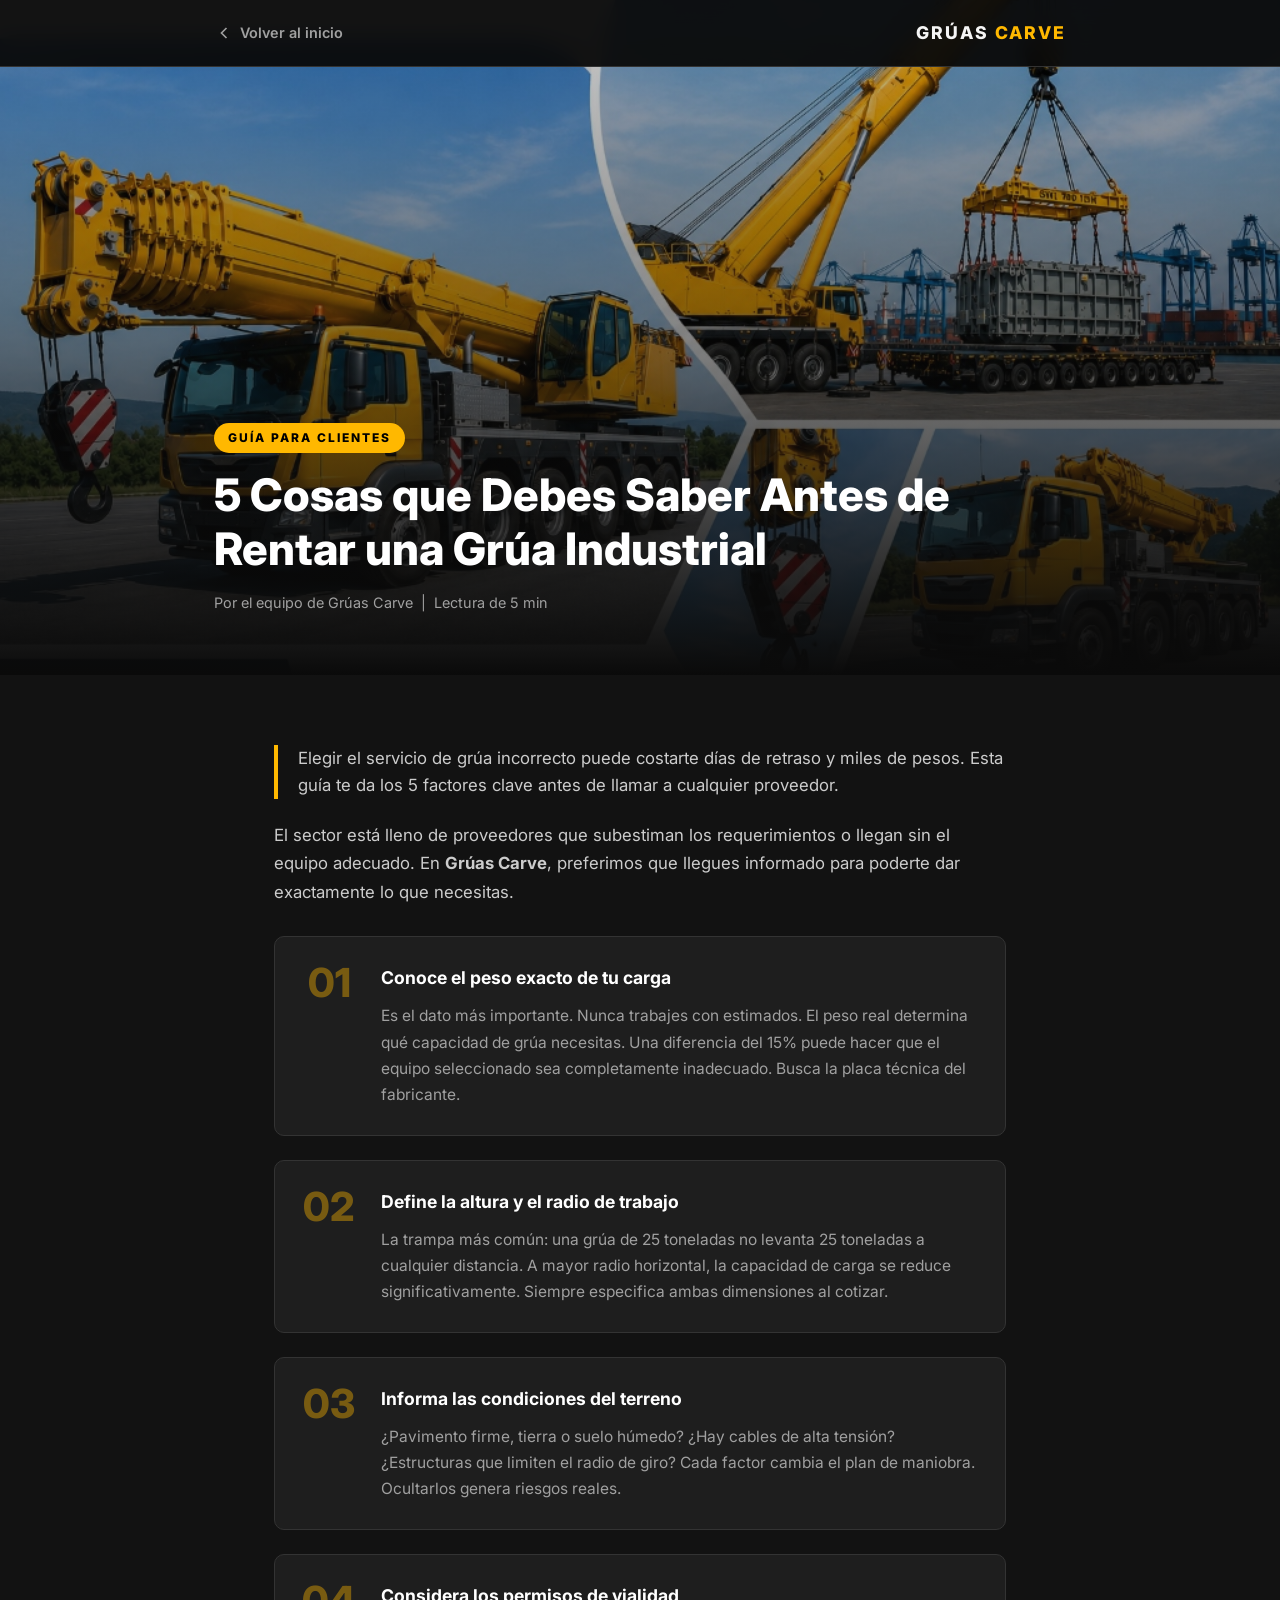
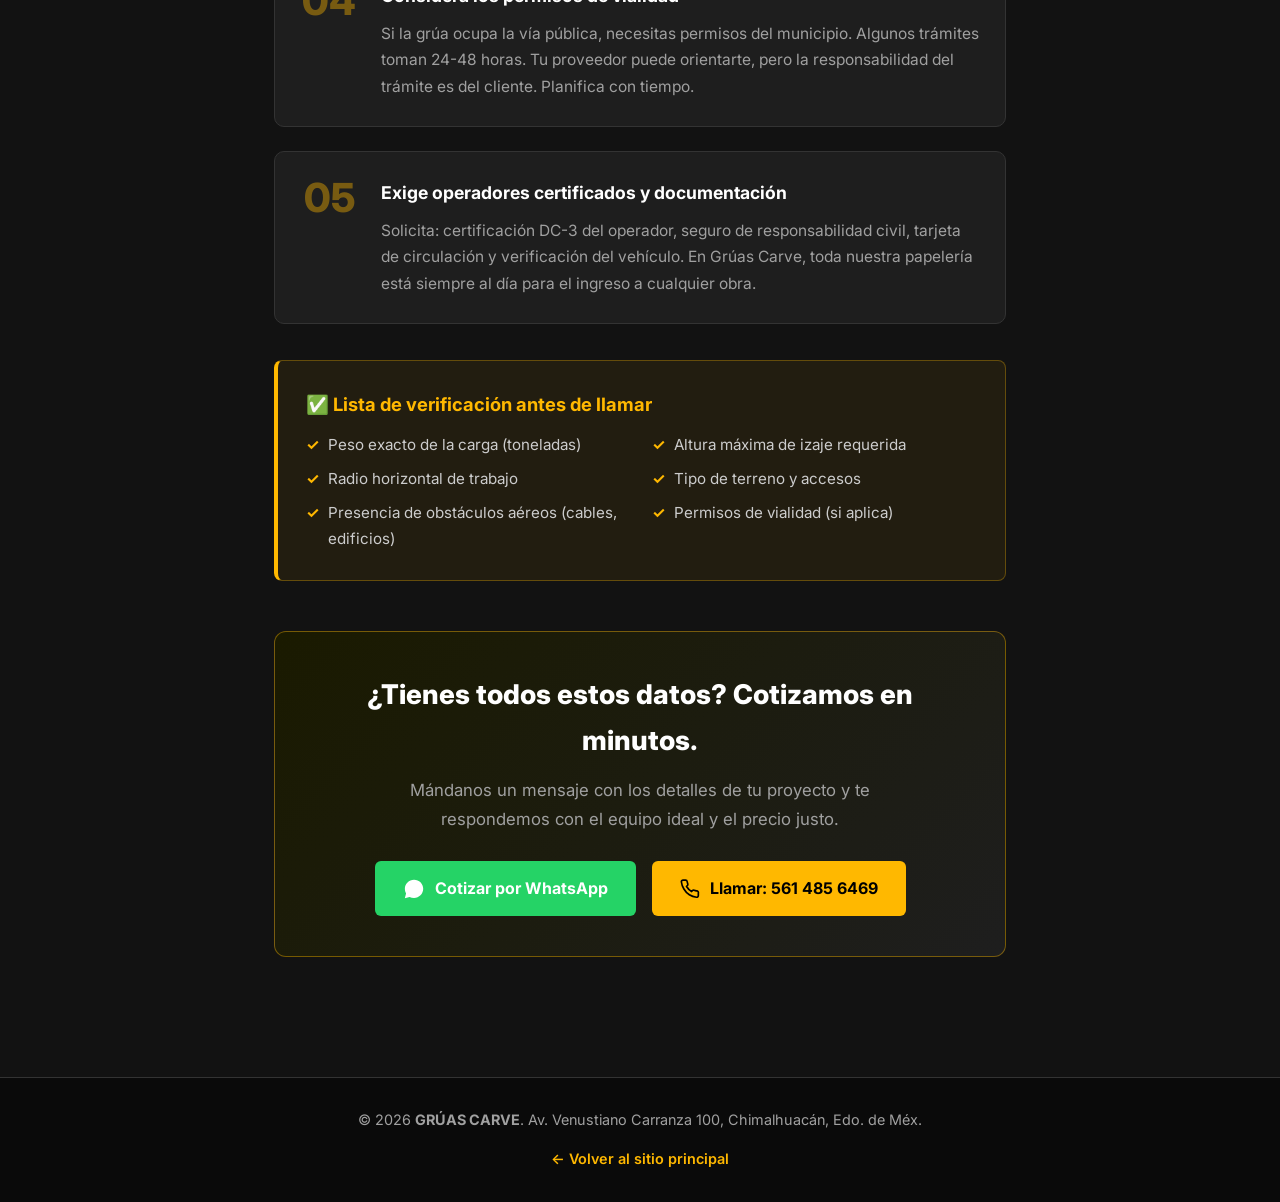
<file: nota-renta.html>
<!DOCTYPE html>
<html lang="es">
<head>
    <meta charset="UTF-8">
    <meta name="viewport" content="width=device-width, initial-scale=1.0">
    <title>5 Cosas que Debes Saber Antes de Rentar una Grúa | Grúas Carve</title>
    <meta name="description" content="Guía completa para rentar una grúa industrial. Los 5 factores clave para evitar errores costosos.">
    <link href="https://fonts.googleapis.com/css2?family=Inter:wght@300;400;600;800&display=swap" rel="stylesheet">
    <link rel="stylesheet" href="article.css">
</head>
<body>
    <header class="article-header">
        <div class="article-nav">
            <a href="index.html" class="back-link">
                <svg width="20" height="20" viewBox="0 0 24 24" fill="none" stroke="currentColor" stroke-width="2"><polyline points="15 18 9 12 15 6"></polyline></svg>
                Volver al inicio
            </a>
            <a href="index.html" class="brand-name">GRÚAS <span>CARVE</span></a>
        </div>
    </header>

    <div class="article-hero" style="background-image: url('titan-todas.jpg');">
        <div class="article-hero-overlay"></div>
        <div class="article-hero-content">
            <span class="article-tag">Guía para Clientes</span>
            <h1>5 Cosas que Debes Saber Antes de Rentar una Grúa Industrial</h1>
            <p class="article-meta">Por el equipo de Grúas Carve &nbsp;|&nbsp; Lectura de 5 min</p>
        </div>
    </div>

    <main class="article-main">
        <div class="article-container">

            <p class="article-lead">Elegir el servicio de grúa incorrecto puede costarte días de retraso y miles de pesos. Esta guía te da los 5 factores clave antes de llamar a cualquier proveedor.</p>

            <p>El sector está lleno de proveedores que subestiman los requerimientos o llegan sin el equipo adecuado. En <strong>Grúas Carve</strong>, preferimos que llegues informado para poderte dar exactamente lo que necesitas.</p>

            <div class="numbered-steps">
                <div class="step">
                    <div class="step-number">01</div>
                    <div class="step-content">
                        <h3>Conoce el peso exacto de tu carga</h3>
                        <p>Es el dato más importante. Nunca trabajes con estimados. El peso real determina qué capacidad de grúa necesitas. Una diferencia del 15% puede hacer que el equipo seleccionado sea completamente inadecuado. Busca la placa técnica del fabricante.</p>
                    </div>
                </div>
                <div class="step">
                    <div class="step-number">02</div>
                    <div class="step-content">
                        <h3>Define la altura y el radio de trabajo</h3>
                        <p>La trampa más común: una grúa de 25 toneladas no levanta 25 toneladas a cualquier distancia. A mayor radio horizontal, la capacidad de carga se reduce significativamente. Siempre especifica ambas dimensiones al cotizar.</p>
                    </div>
                </div>
                <div class="step">
                    <div class="step-number">03</div>
                    <div class="step-content">
                        <h3>Informa las condiciones del terreno</h3>
                        <p>¿Pavimento firme, tierra o suelo húmedo? ¿Hay cables de alta tensión? ¿Estructuras que limiten el radio de giro? Cada factor cambia el plan de maniobra. Ocultarlos genera riesgos reales.</p>
                    </div>
                </div>
                <div class="step">
                    <div class="step-number">04</div>
                    <div class="step-content">
                        <h3>Considera los permisos de vialidad</h3>
                        <p>Si la grúa ocupa la vía pública, necesitas permisos del municipio. Algunos trámites toman 24-48 horas. Tu proveedor puede orientarte, pero la responsabilidad del trámite es del cliente. Planifica con tiempo.</p>
                    </div>
                </div>
                <div class="step">
                    <div class="step-number">05</div>
                    <div class="step-content">
                        <h3>Exige operadores certificados y documentación</h3>
                        <p>Solicita: certificación DC-3 del operador, seguro de responsabilidad civil, tarjeta de circulación y verificación del vehículo. En Grúas Carve, toda nuestra papelería está siempre al día para el ingreso a cualquier obra.</p>
                    </div>
                </div>
            </div>

            <div class="article-callout">
                <h3>✅ Lista de verificación antes de llamar</h3>
                <ul class="check-items">
                    <li>Peso exacto de la carga (toneladas)</li>
                    <li>Altura máxima de izaje requerida</li>
                    <li>Radio horizontal de trabajo</li>
                    <li>Tipo de terreno y accesos</li>
                    <li>Presencia de obstáculos aéreos (cables, edificios)</li>
                    <li>Permisos de vialidad (si aplica)</li>
                </ul>
            </div>

            <div class="article-cta-box">
                <h3>¿Tienes todos estos datos? Cotizamos en minutos.</h3>
                <p>Mándanos un mensaje con los detalles de tu proyecto y te respondemos con el equipo ideal y el precio justo.</p>
                <div class="article-cta-buttons">
                    <a href="https://wa.me/525614856469?text=Hola,%20leí%20su%20guía%20para%20rentar%20grúas%20y%20quiero%20cotizar." target="_blank" class="cta-btn cta-whatsapp">
                        <svg width="22" height="22" viewBox="0 0 24 24" fill="currentColor"><path d="M12.031 2C6.505 2 2.023 6.48 2.023 12.008C2.023 13.774 2.483 15.485 3.327 16.992L2 22L7.124 20.655C8.583 21.43 10.278 21.833 12.027 21.833C17.553 21.833 22.036 17.354 22.036 11.826C22.036 6.297 17.558 2 12.031 2Z"/></svg>
                        Cotizar por WhatsApp
                    </a>
                    <a href="tel:5614856469" class="cta-btn cta-phone">
                        <svg width="20" height="20" viewBox="0 0 24 24" fill="none" stroke="currentColor" stroke-width="2"><path d="M22 16.92v3a2 2 0 0 1-2.18 2 19.79 19.79 0 0 1-8.63-3.07A19.5 19.5 0 0 1 4.69 12a19.79 19.79 0 0 1-3.07-8.67A2 2 0 0 1 3.6 1.27h3a2 2 0 0 1 2 1.72c.127.96.361 1.903.7 2.81a2 2 0 0 1-.45 2.11L7.91 8.96a16 16 0 0 0 6 6l.96-.96a2 2 0 0 1 2.11-.45c.907.339 1.85.573 2.81.7A2 2 0 0 1 22 16.92z"></path></svg>
                        Llamar: 561 485 6469
                    </a>
                </div>
            </div>

        </div>
    </main>

    <footer class="article-footer">
        <div class="article-container text-center">
            <p>© 2026 <strong>GRÚAS CARVE</strong>. Av. Venustiano Carranza 100, Chimalhuacán, Edo. de Méx.</p>
            <a href="index.html" class="back-home-link">← Volver al sitio principal</a>
        </div>
    </footer>
</body>
</html>
</file>
<file: styles.css>
/* CSS Variables for Theme */
:root {
    --primary: #FFB800; /* Industrial Yellow */
    --primary-hover: #E5A600;
    --dark-bg: #121212;
    --darker-bg: #0A0A0A;
    --card-bg: #1E1E1E;
    --text-main: #F5F5F5;
    --text-muted: #A0A0A0;
    --border-color: #333333;
    
    --font-main: 'Inter', sans-serif;
    --transition: all 0.3s ease;
}

/* Reset & Base Styles */
* {
    margin: 0;
    padding: 0;
    box-sizing: border-box;
}

html {
    scroll-behavior: smooth;
    scroll-padding-top: 160px;
}

body {
    font-family: var(--font-main);
    background-color: var(--dark-bg);
    color: var(--text-main);
    line-height: 1.6;
    padding-top: 160px; /* Offset for even larger fixed header */
}

.container {
    max-width: 1200px;
    margin: 0 auto;
    padding: 0 20px;
}

.text-accent {
    color: var(--primary);
}

.text-center {
    text-align: center;
}

.bg-darker {
    background-color: var(--darker-bg);
}

/* Typography */
h1, h2, h3, h4 {
    font-weight: 800;
    line-height: 1.2;
}

.section-title {
    font-size: 2.5rem;
    margin-bottom: 1rem;
    text-transform: uppercase;
    letter-spacing: 1px;
}

.section-subtitle {
    font-size: 1.1rem;
    color: var(--text-muted);
    max-width: 600px;
    margin: 0 auto 3rem;
}

/* Buttons */
.btn {
    display: inline-block;
    padding: 12px 24px;
    font-weight: 600;
    text-decoration: none;
    border-radius: 4px;
    cursor: pointer;
    transition: var(--transition);
    border: 2px solid transparent;
    text-align: center;
}

.btn-primary {
    background-color: var(--primary);
    color: #000;
}

.btn-primary:hover {
    background-color: var(--primary-hover);
    transform: translateY(-2px);
    box-shadow: 0 4px 15px rgba(255, 184, 0, 0.3);
}

.btn-outline {
    background-color: transparent;
    color: var(--primary);
    border-color: var(--primary);
}

.btn-outline:hover {
    background-color: var(--primary);
    color: #000;
}

.btn-large {
    padding: 16px 32px;
    font-size: 1.1rem;
}

.btn-full {
    width: 100%;
    display: block;
}

/* Navbar */
header {
    position: fixed;
    top: 0;
    left: 0;
    width: 100%;
    background-color: rgba(18, 18, 18, 0.95);
    backdrop-filter: blur(10px);
    z-index: 1000;
    border-bottom: 1px solid var(--border-color);
    transition: var(--transition);
}

header.scrolled {
    box-shadow: 0 4px 20px rgba(0,0,0,0.5);
}

header.scrolled .nav-container {
    height: 90px;
}

header.scrolled .brand-logo {
    height: 70px;
}

.nav-container {
    display: flex;
    justify-content: space-between;
    align-items: center;
    height: 100px;
}

.logo {
    display: flex;
    align-items: center;
    gap: 15px;
    font-size: 1.8rem;
    font-weight: 800;
    letter-spacing: 1.5px;
}

.logo-text {
    display: flex;
    align-items: center;
}

.brand-logo {
    height: 80px;
    width: auto;
    object-fit: contain;
    border-radius: 4px;
    transition: var(--transition);
}

.logo-accent {
    color: var(--primary);
}

.nav-links {
    display: flex;
    gap: 25px;
    margin-left: auto;
    margin-right: 30px;
}

.nav-links a {
    color: var(--text-main);
    text-decoration: none;
    font-weight: 600;
    font-size: 0.95rem;
    text-transform: uppercase;
    transition: var(--transition);
}

.nav-links a:hover {
    color: var(--primary);
}

.mobile-menu-btn {
    display: none;
    background: none;
    border: none;
    color: var(--text-main);
    cursor: pointer;
}

/* Hero Section */
.hero {
    height: 100vh;
    min-height: 600px;
    background-image: url('galeria-nueva-1.jpg');
    background-size: cover;
    background-position: top center;
    position: relative;
    display: flex;
    align-items: center;
}

.hero-overlay {
    position: absolute;
    top: 0;
    left: 0;
    width: 100%;
    height: 100%;
    background: linear-gradient(to right, rgba(10,10,10,0.9) 0%, rgba(10,10,10,0.4) 100%);
    z-index: 1;
}

.hero-content {
    position: relative;
    z-index: 2;
    max-width: 800px;
}

.hero-badge {
    display: inline-block;
    padding: 8px 16px;
    background-color: rgba(255, 184, 0, 0.15);
    border: 1px solid var(--primary);
    color: var(--primary);
    border-radius: 50px;
    font-size: 0.9rem;
    font-weight: 600;
    margin-bottom: 20px;
    text-transform: uppercase;
    letter-spacing: 1px;
}

.hero-content h1 {
    font-size: 4rem;
    margin-bottom: 20px;
}

.hero-content p {
    font-size: 1.2rem;
    color: #ddd;
    margin-bottom: 40px;
    max-width: 600px;
}

.hero-buttons {
    display: flex;
    gap: 20px;
}

/* Section Spacing */
.section {
    padding: 100px 0;
}

/* Services */
.services-grid {
    display: grid;
    grid-template-columns: repeat(auto-fit, minmax(300px, 1fr));
    gap: 30px;
}

.service-card {
    background-color: var(--card-bg);
    padding: 40px 30px;
    border-radius: 8px;
    border: 1px solid var(--border-color);
    transition: var(--transition);
    text-align: center;
}

.service-card:hover {
    transform: translateY(-10px);
    border-color: var(--primary);
    box-shadow: 0 10px 30px rgba(0,0,0,0.5);
}

.service-icon {
    font-size: 3rem;
    margin-bottom: 20px;
}

.service-card h3 {
    font-size: 1.5rem;
    margin-bottom: 15px;
}

.service-card p {
    color: var(--text-muted);
}

/* Fleet */
.fleet-grid {
    display: grid;
    grid-template-columns: repeat(auto-fit, minmax(350px, 1fr));
    gap: 40px;
}

.fleet-card {
    background-color: var(--card-bg);
    border-radius: 8px;
    overflow: hidden;
    border: 1px solid var(--border-color);
    transition: var(--transition);
}

.fleet-card:hover {
    transform: translateY(-10px);
    border-color: var(--primary);
    box-shadow: 0 10px 30px rgba(0,0,0,0.5);
}

.fleet-image-container {
    position: relative;
    height: 250px;
    overflow: hidden;
    border-bottom: 4px solid var(--primary);
}

.fleet-gallery {
    display: flex;
    height: 100%;
    overflow-x: auto;
    scroll-snap-type: x mandatory;
    scrollbar-width: none; /* Hide scrollbar for Firefox */
}

.fleet-gallery::-webkit-scrollbar {
    display: none; /* Hide scrollbar for Chrome/Safari */
}

.fleet-gallery img {
    flex: 0 0 100%;
    width: 100%;
    height: 100%;
    object-fit: cover;
    scroll-snap-align: start;
}

.gallery-dots {
    position: absolute;
    bottom: 10px;
    left: 50%;
    transform: translateX(-50%);
    display: flex;
    gap: 8px;
    z-index: 5;
}

.dot {
    width: 8px;
    height: 8px;
    background-color: rgba(255, 255, 255, 0.5);
    border-radius: 50%;
}

.dot.active {
    background-color: var(--primary);
}

.fleet-content {
    padding: 30px;
}

.fleet-content h3 {
    font-size: 1.6rem;
    margin-bottom: 20px;
}

.fleet-specs {
    list-style: none;
    margin-bottom: 25px;
}

.fleet-specs li {
    margin-bottom: 10px;
    color: var(--text-muted);
    padding-bottom: 10px;
    border-bottom: 1px solid var(--border-color);
}

.fleet-specs li strong {
    color: var(--text-main);
}

/* Gallery */
.gallery-grid {
    display: grid;
    grid-template-columns: repeat(auto-fill, minmax(300px, 1fr));
    gap: 20px;
    transition: var(--transition);
}

@media (max-width: 768px) {
    .gallery-grid {
        display: flex;
        overflow-x: auto;
        scroll-snap-type: x mandatory;
        gap: 15px;
        padding: 10px 0 30px;
        scrollbar-width: none;
        -webkit-overflow-scrolling: touch;
        cursor: grab;
    }

    .gallery-grid::-webkit-scrollbar {
        display: none;
    }

    .gallery-grid:active {
        cursor: grabbing;
    }

    .gallery-item {
        flex: 0 0 85%;
        scroll-snap-align: center;
        height: 350px;
    }
}

.gallery-item {
    height: 300px;
    border-radius: 8px;
    overflow: hidden;
    position: relative;
    border: 1px solid var(--border-color);
    transition: var(--transition);
}

.gallery-item img,
.gallery-item video {
    width: 100%;
    height: 100%;
    object-fit: cover;
    transition: transform 0.5s ease;
}

.gallery-item:hover img,
.gallery-item:hover video {
    transform: scale(1.1);
}

.gallery-item::after {
    content: '';
    position: absolute;
    top: 0;
    left: 0;
    width: 100%;
    height: 100%;
    background: linear-gradient(to bottom, transparent 60%, rgba(0,0,0,0.7) 100%);
    opacity: 0;
    transition: var(--transition);
}

.gallery-item:hover::after {
    opacity: 1;
}

/* Guarantee */
.guarantee-content {
    display: flex;
    align-items: center;
    gap: 60px;
}

.guarantee-text {
    flex: 1;
}

.check-list {
    list-style: none;
    margin-top: 30px;
}

.check-list li {
    position: relative;
    padding-left: 35px;
    margin-bottom: 20px;
    font-size: 1.1rem;
}

.check-list li::before {
    content: '✓';
    position: absolute;
    left: 0;
    top: 0;
    color: var(--primary);
    font-weight: bold;
    font-size: 1.2rem;
    background: rgba(255, 184, 0, 0.1);
    width: 24px;
    height: 24px;
    border-radius: 50%;
    display: flex;
    align-items: center;
    justify-content: center;
}

.guarantee-stats {
    flex: 1;
    display: flex;
    flex-direction: column;
    gap: 30px;
}

.mexico-map-container {
    background-color: var(--card-bg);
    padding: 20px;
    border-radius: 8px;
    border: 1px solid var(--border-color);
    text-align: center;
    position: relative;
    overflow: hidden;
}

.mexico-map-img {
    width: 100%;
    height: auto;
    max-height: 300px;
    object-fit: contain;
    filter: drop-shadow(0 0 10px rgba(255, 184, 0, 0.2));
}

.map-caption {
    margin-top: 15px;
    font-weight: 600;
    color: var(--primary);
    text-transform: uppercase;
    letter-spacing: 1px;
    font-size: 0.9rem;
}

.stats-grid {
    display: grid;
    grid-template-columns: 1fr 1fr;
    gap: 20px;
}

.stat-box {
    background-color: var(--primary);
    color: #000;
    padding: 30px 15px;
    text-align: center;
    border-radius: 8px;
    font-weight: bold;
}

.stat-number {
    display: block;
    font-size: 3.5rem;
    line-height: 1;
    margin-bottom: 10px;
}

.stat-label {
    font-size: 1.1rem;
    text-transform: uppercase;
}

/* Contact */
.contact-grid {
    display: grid;
    grid-template-columns: 1fr 1fr;
    gap: 60px;
}

.contact-details {
    margin-top: 40px;
}

.contact-item {
    margin-bottom: 25px;
    font-size: 1.1rem;
    color: var(--text-muted);
}

.contact-item strong {
    color: var(--text-main);
    display: block;
    margin-bottom: 5px;
    font-size: 1.2rem;
}

.contact-form {
    background-color: var(--card-bg);
    padding: 40px;
    border-radius: 8px;
    border: 1px solid var(--border-color);
}

.form-group {
    margin-bottom: 25px;
}

.form-group label {
    display: block;
    margin-bottom: 10px;
    font-weight: 600;
}

.form-group input,
.form-group select,
.form-group textarea {
    width: 100%;
    padding: 15px;
    background-color: var(--dark-bg);
    border: 1px solid var(--border-color);
    color: var(--text-main);
    border-radius: 4px;
    font-family: var(--font-main);
    transition: var(--transition);
}

.form-group input:focus,
.form-group select:focus,
.form-group textarea:focus {
    outline: none;
    border-color: var(--primary);
}

.form-status {
    margin-top: 15px;
    text-align: center;
    font-weight: 600;
}

/* Footer */
footer {
    padding: 40px 0;
    border-top: 1px solid var(--border-color);
}

.logo-footer {
    margin-bottom: 25px;
    justify-content: center;
}

.social-links {
    display: flex;
    justify-content: center;
    gap: 20px;
    margin: 20px 0;
}

.social-link {
    color: var(--text-main);
    background-color: var(--card-bg);
    border: 1px solid var(--border-color);
    border-radius: 50%;
    width: 50px;
    height: 50px;
    display: flex;
    align-items: center;
    justify-content: center;
    transition: var(--transition);
}

.social-link svg {
    width: 24px;
    height: 24px;
    transition: transform 0.3s ease;
}

.social-link:hover {
    color: #000;
    background-color: var(--primary);
    border-color: var(--primary);
    transform: translateY(-5px);
    box-shadow: 0 5px 15px rgba(255, 184, 0, 0.4);
}

.social-link:hover svg {
    transform: scale(1.1);
}

/* Floating WhatsApp Button */
.whatsapp-btn {
    position: fixed;
    bottom: 30px;
    right: 30px;
    background-color: #25D366;
    color: white;
    width: 60px;
    height: 60px;
    border-radius: 50%;
    display: flex;
    align-items: center;
    justify-content: center;
    box-shadow: 0 4px 20px rgba(37, 211, 102, 0.4);
    z-index: 1000;
    transition: var(--transition);
}

.whatsapp-btn:hover {
    transform: scale(1.1);
}

/* Responsive */
@media (max-width: 992px) {
    .hero-content h1 { font-size: 3rem; }
    .guarantee-content { flex-direction: column; }
    .contact-grid { grid-template-columns: 1fr; }
}

@media (max-width: 768px) {
    body {
        padding-top: 100px;
    }

    .logo { font-size: 1.5rem; gap: 10px; }
    .brand-logo { height: 70px; }

    .nav-container {
        height: 100px;
    }
    
    .nav-links {
        position: fixed;
        top: 100px;
        left: 0;
        width: 100%;
        height: calc(100vh - 100px);
        background-color: var(--dark-bg);
        flex-direction: column;
        align-items: center;
        justify-content: center;
        margin-left: 0;
        transform: translateX(-100%);
        visibility: hidden;
        opacity: 0;
        transition: transform 0.4s cubic-bezier(0.4, 0, 0.2, 1), opacity 0.3s ease;
        z-index: 1000;
    }

    .nav-links.active {
        transform: translateX(0);
        visibility: visible;
        opacity: 1;
    }

    header.scrolled .nav-container {
        height: 80px;
    }

    header.scrolled .nav-links {
        top: 80px;
        height: calc(100vh - 80px);
    }

    .nav-container .btn-primary { display: none; }
    .mobile-menu-btn { display: block; }
    
    .hero-content h1 { font-size: 2.5rem; }
    .hero-buttons { flex-direction: column; }
    
    .guarantee-stats { grid-template-columns: 1fr; }
}
/* Location Section */
.location-container {
    background-color: var(--card-bg);
    border-radius: 8px;
    overflow: hidden;
    border: 1px solid var(--border-color);
}

.map-wrapper {
    width: 100%;
    filter: grayscale(0.5) contrast(1.2); /* Subtle industrial look */
    transition: var(--transition);
    position: relative;
    cursor: pointer;
}

.map-overlay {
    position: absolute;
    top: 0;
    left: 0;
    width: 100%;
    height: 100%;
    background: rgba(0, 0, 0, 0.3); /* Slightly visible by default */
    display: flex;
    align-items: center;
    justify-content: center;
    opacity: 0.8; /* Persistent indicator */
    transition: var(--transition);
    z-index: 5;
    color: #000;
    font-weight: 800;
    font-size: 1.2rem;
    text-align: center;
    padding: 20px;
    backdrop-filter: blur(1px);
}

.map-overlay span {
    background-color: var(--primary);
    padding: 10px 20px;
    border-radius: 50px;
    box-shadow: 0 4px 15px rgba(0,0,0,0.3);
    animation: pulse-simple 2s infinite;
}

@keyframes pulse-simple {
    0% { transform: scale(1); box-shadow: 0 0 0 0 rgba(255, 184, 0, 0.4); }
    70% { transform: scale(1.05); box-shadow: 0 0 0 10px rgba(255, 184, 0, 0); }
    100% { transform: scale(1); box-shadow: 0 0 0 0 rgba(255, 184, 0, 0); }
}

.map-wrapper:hover .map-overlay {
    background: rgba(0, 0, 0, 0.1);
    opacity: 1;
}

.map-wrapper:hover .map-overlay span {
    transform: scale(1.1);
}

.map-wrapper iframe {
    pointer-events: none; /* Makes the whole area clickable for the link */
}

.address-item-with-map {
    display: flex;
    align-items: center;
    gap: 20px;
}

.address-text {
    flex: 1;
}

.address-map-thumbnail {
    flex: 0 0 100px;
}

.map-thumb {
    width: 100px;
    height: 100px;
    object-fit: cover;
    border-radius: 8px;
    border: 1px solid var(--border-color);
    transition: var(--transition);
}

.map-thumb:hover {
    transform: scale(1.05);
    border-color: var(--primary);
    box-shadow: 0 5px 15px rgba(255, 184, 0, 0.2);
}

.map-link-wrapper {
    text-decoration: none;
    display: block;
}

.map-wrapper:hover {
    filter: grayscale(0);
}

.location-footer {
    padding: 30px;
    display: flex;
    justify-content: space-between;
    align-items: center;
    gap: 20px;
}

.location-info p {
    color: var(--text-muted);
}

.location-actions {
    display: flex;
    gap: 15px;
}

/* Address Link styling */
.address-link {
    color: inherit;
    text-decoration: none;
    display: block;
    transition: var(--transition);
    padding: 10px 0;
}

.address-link:hover {
    color: var(--primary);
}

.link-icon {
    font-size: 0.9rem;
    margin-left: 5px;
    opacity: 0.7;
}

/* Responsive Location */
@media (max-width: 768px) {
    .location-footer {
        flex-direction: column;
        text-align: center;
    }
    
    .location-actions {
        width: 100%;
        flex-direction: column;
    }
}

/* Reviews Section */
.google-rating-summary {
    display: flex;
    flex-direction: column;
    align-items: center;
    gap: 10px;
    margin-bottom: 50px;
}

.google-logo-small {
    width: 80px;
}

.stars-outer {
    font-size: 1.8rem;
    color: #f4b400; /* Google Yellow */
}

.rating-number {
    font-size: 2.5rem;
    font-weight: 800;
    margin-top: -10px;
}

.rating-text {
    color: var(--text-muted);
    font-size: 0.95rem;
}

.reviews-carousel {
    display: flex;
    align-items: center;
    justify-content: center;
    gap: 20px;
    max-width: 900px;
    margin: 0 auto;
    position: relative;
}

.carousel-btn {
    background: var(--card-bg);
    border: 1px solid var(--border-color);
    color: var(--primary);
    width: 48px;
    height: 48px;
    border-radius: 50%;
    display: flex;
    align-items: center;
    justify-content: center;
    cursor: pointer;
    transition: var(--transition);
    z-index: 10;
    flex-shrink: 0;
}

.carousel-btn:hover {
    background: var(--primary);
    color: #000;
    transform: scale(1.1);
    box-shadow: 0 4px 15px rgba(255, 184, 0, 0.3);
}

.reviews-track-container {
    overflow: hidden;
    width: 100%;
    max-width: 600px;
}

.reviews-track {
    display: flex;
    transition: transform 0.5s ease-in-out;
}

.review-card {
    background-color: var(--card-bg);
    padding: 30px;
    border-radius: 8px;
    border: 1px solid var(--border-color);
    width: 100%;
    flex: 0 0 100%;
    position: relative;
    transition: var(--transition);
}

.review-card:hover {
    border-color: var(--primary);
    transform: translateY(-5px);
}

.review-dots {
    display: flex;
    justify-content: center;
    gap: 10px;
    margin-top: 30px;
}

.review-header {
    display: flex;
    justify-content: space-between;
    align-items: flex-start;
    margin-bottom: 20px;
}

.user-info {
    display: flex;
    align-items: center;
    gap: 15px;
}

.user-avatar {
    width: 45px;
    height: 45px;
    border-radius: 50%;
    display: flex;
    align-items: center;
    justify-content: center;
    font-weight: bold;
    color: #fff;
    font-size: 1.2rem;
}

.user-details h4 {
    font-size: 1.1rem;
    margin: 0;
}

.stars-mini {
    color: #f4b400;
    font-size: 0.9rem;
}

.review-date {
    font-size: 0.85rem;
    color: var(--text-muted);
}

.review-text {
    font-style: italic;
    font-size: 1.1rem;
    color: var(--text-main);
    line-height: 1.4;
}

.google-icon-card {
    position: absolute;
    bottom: 20px;
    right: 20px;
    opacity: 0.5;
}

@media (max-width: 768px) {
    .reviews-container {
        flex-direction: column;
        align-items: center;
}

/* Articles Section */
.articles-section {
    background-color: var(--dark-bg);
}

.articles-grid {
    display: grid;
    grid-template-columns: repeat(auto-fit, minmax(300px, 1fr));
    gap: 30px;
}

.article-card {
    background-color: var(--card-bg);
    border-radius: 8px;
    border: 1px solid var(--border-color);
    overflow: hidden;
    transition: var(--transition);
    display: flex;
    flex-direction: column;
}

.article-card:hover {
    transform: translateY(-10px);
    border-color: var(--primary);
    box-shadow: 0 10px 30px rgba(0,0,0,0.5);
}

.article-content {
    padding: 30px;
    display: flex;
    flex-direction: column;
    flex: 1;
}

.article-category {
    display: inline-block;
    background-color: rgba(255, 184, 0, 0.15);
    color: var(--primary);
    padding: 4px 10px;
    border-radius: 4px;
    font-size: 0.8rem;
    font-weight: bold;
    text-transform: uppercase;
    margin-bottom: 15px;
    align-self: flex-start;
}

.article-card h3 {
    font-size: 1.4rem;
    margin-bottom: 15px;
    line-height: 1.3;
}

.article-card p {
    color: var(--text-muted);
    margin-bottom: 25px;
    flex: 1;
}

/* Modals */
.modal {
    display: none;
    position: fixed;
    z-index: 2000;
    left: 0;
    top: 0;
    width: 100%;
    height: 100%;
    overflow: auto;
    background-color: rgba(0,0,0,0.8);
    backdrop-filter: blur(5px);
}

.modal.show {
    display: flex;
    align-items: center;
    justify-content: center;
}

.modal-content {
    background-color: var(--card-bg);
    margin: auto;
    padding: 40px;
    border: 1px solid var(--primary);
    width: 90%;
    max-width: 800px;
    border-radius: 8px;
    position: relative;
    box-shadow: 0 15px 40px rgba(0,0,0,0.6);
    max-height: 90vh;
    overflow-y: auto;
}

.close-modal {
    color: var(--text-muted);
    position: absolute;
    top: 15px;
    right: 25px;
    font-size: 35px;
    font-weight: bold;
    cursor: pointer;
    transition: var(--transition);
}

.close-modal:hover,
.close-modal:focus {
    color: var(--primary);
    text-decoration: none;
}

.modal-header h2 {
    color: var(--primary);
    margin-bottom: 20px;
    padding-right: 30px;
    font-size: 1.8rem;
}

.modal-body {
    color: var(--text-main);
    line-height: 1.7;
}

.modal-body p {
    margin-bottom: 20px;
}

.modal-body h3 {
    margin-top: 30px;
    margin-bottom: 15px;
    color: #fff;
}

.article-list {
    margin-bottom: 20px;
    padding-left: 20px;
}

.article-list li {
    margin-bottom: 10px;
}

.article-list strong {
    color: var(--primary);
}

.article-tip {
    background-color: rgba(255, 184, 0, 0.1);
    border-left: 4px solid var(--primary);
    padding: 20px;
    margin-top: 30px;
    border-radius: 0 8px 8px 0;
}

.article-tip strong {
    display: block;
    margin-bottom: 10px;
    color: var(--primary);
}

/* Notas Comerciales Cards */
.notas-section {
    background-color: var(--darker-bg);
}

.notas-grid {
    display: grid;
    grid-template-columns: repeat(3, 1fr);
    gap: 32px;
}

.nota-card {
    background-color: var(--card-bg);
    border-radius: 12px;
    border: 1px solid var(--border-color);
    text-decoration: none;
    color: var(--text-main);
    display: flex;
    flex-direction: column;
    transition: transform 0.3s ease, border-color 0.3s ease, box-shadow 0.3s ease;
}

.nota-card:hover {
    transform: translateY(-8px);
    border-color: var(--primary);
    box-shadow: 0 20px 50px rgba(0,0,0,0.6);
}

.nota-cover-wrapper {
    height: 220px;
    overflow: hidden;
    flex-shrink: 0;
    position: relative;
    border-radius: 12px 12px 0 0;
}

.nota-cover {
    width: 100%;
    height: 100%;
    background-size: cover;
    background-position: center;
    transition: transform 0.5s ease;
}

.nota-card:hover .nota-cover {
    transform: scale(1.06);
}

.nota-cover-overlay {
    position: absolute;
    inset: 0;
    background: linear-gradient(to bottom, rgba(0,0,0,0.1) 40%, rgba(0,0,0,0.65) 100%);
    pointer-events: none;
}

.nota-tag {
    position: absolute;
    bottom: 14px;
    left: 14px;
    background-color: var(--primary);
    color: #000;
    font-size: 0.7rem;
    font-weight: 800;
    text-transform: uppercase;
    letter-spacing: 1.5px;
    padding: 4px 12px;
    border-radius: 50px;
    z-index: 3;
}

.nota-body {
    padding: 26px 24px 24px;
    display: flex;
    flex-direction: column;
    flex: 1;
}

.nota-body h3 {
    font-size: 1.1rem;
    font-weight: 800;
    line-height: 1.4;
    margin-bottom: 12px;
    color: #fff;
}

.nota-body p {
    color: var(--text-muted);
    font-size: 0.93rem;
    line-height: 1.65;
    flex: 1;
    margin-bottom: 20px;
}

.nota-read-link {
    display: inline-flex;
    align-items: center;
    gap: 6px;
    color: var(--primary);
    font-weight: 700;
    font-size: 0.88rem;
    transition: gap 0.2s ease;
}

.nota-card:hover .nota-read-link {
    gap: 10px;
}

@media (max-width: 992px) {
    .notas-grid { grid-template-columns: 1fr 1fr; }
}

@media (max-width: 640px) {
    .notas-grid { grid-template-columns: 1fr; }
    .nota-cover-wrapper { height: 200px; }
}
</file>
<file: article.css>
/* ========================================
   article.css - Estilos para notas editoriales
   Grúas Carve
   ======================================== */

:root {
    --primary: #FFB800;
    --primary-hover: #E5A600;
    --dark-bg: #121212;
    --darker-bg: #0A0A0A;
    --card-bg: #1E1E1E;
    --text-main: #F5F5F5;
    --text-muted: #A0A0A0;
    --border-color: #333333;
    --font-main: 'Inter', sans-serif;
    --transition: all 0.3s ease;
}

* { margin: 0; padding: 0; box-sizing: border-box; }

html { scroll-behavior: smooth; }

body {
    font-family: var(--font-main);
    background-color: var(--dark-bg);
    color: var(--text-main);
    line-height: 1.7;
}

.text-center { text-align: center; }

/* ---- Header ---- */
.article-header {
    position: fixed;
    top: 0; left: 0; width: 100%;
    background-color: rgba(10,10,10,0.95);
    backdrop-filter: blur(10px);
    z-index: 100;
    border-bottom: 1px solid var(--border-color);
}

.article-nav {
    max-width: 900px;
    margin: 0 auto;
    padding: 18px 24px;
    display: flex;
    justify-content: space-between;
    align-items: center;
}

.back-link {
    display: flex;
    align-items: center;
    gap: 6px;
    color: var(--text-muted);
    text-decoration: none;
    font-size: 0.9rem;
    font-weight: 600;
    transition: var(--transition);
}

.back-link:hover { color: var(--primary); }

.brand-name {
    font-size: 1.1rem;
    font-weight: 800;
    letter-spacing: 2px;
    color: var(--text-main);
    text-decoration: none;
}

.brand-name span { color: var(--primary); }

/* ---- Hero ---- */
.article-hero {
    height: 75vh;
    min-height: 480px;
    background-size: cover;
    background-position: center;
    position: relative;
    display: flex;
    align-items: flex-end;
    padding-bottom: 60px;
}

.article-hero-overlay {
    position: absolute;
    inset: 0;
    background: linear-gradient(to top, rgba(10,10,10,1) 0%, rgba(10,10,10,0.5) 50%, rgba(10,10,10,0.2) 100%);
}

.article-hero-content {
    position: relative;
    z-index: 2;
    max-width: 900px;
    margin: 0 auto;
    padding: 0 24px;
    width: 100%;
}

.article-tag {
    display: inline-block;
    background-color: var(--primary);
    color: #000;
    font-size: 0.75rem;
    font-weight: 800;
    text-transform: uppercase;
    letter-spacing: 2px;
    padding: 5px 14px;
    border-radius: 50px;
    margin-bottom: 16px;
}

.article-hero-content h1 {
    font-size: clamp(1.8rem, 4vw, 2.8rem);
    font-weight: 800;
    line-height: 1.2;
    margin-bottom: 14px;
    color: #fff;
}

.article-meta {
    color: var(--text-muted);
    font-size: 0.9rem;
}

/* ---- Main Content ---- */
.article-main {
    padding: 70px 0 60px;
}

.article-container {
    max-width: 780px;
    margin: 0 auto;
    padding: 0 24px;
}

.article-lead {
    font-size: 1.25rem;
    font-weight: 400;
    color: #e0e0e0;
    border-left: 4px solid var(--primary);
    padding-left: 20px;
    margin-bottom: 30px;
    line-height: 1.6;
}

.article-container p {
    margin-bottom: 22px;
    color: #ccc;
    font-size: 1.05rem;
}

.article-container h2 {
    font-size: 1.6rem;
    font-weight: 800;
    color: #fff;
    margin: 44px 0 18px;
    padding-bottom: 10px;
    border-bottom: 1px solid var(--border-color);
}

/* ---- Feature List ---- */
.article-features {
    list-style: none;
    display: flex;
    flex-direction: column;
    gap: 20px;
    margin: 30px 0;
}

.article-features li {
    display: flex;
    gap: 20px;
    background-color: var(--card-bg);
    border: 1px solid var(--border-color);
    border-radius: 10px;
    padding: 22px;
    transition: var(--transition);
}

.article-features li:hover {
    border-color: var(--primary);
}

.feature-icon {
    font-size: 1.8rem;
    flex-shrink: 0;
    width: 48px;
    height: 48px;
    background-color: rgba(255,184,0,0.1);
    border-radius: 50%;
    display: flex;
    align-items: center;
    justify-content: center;
    color: var(--primary);
    font-weight: 800;
}

.article-features li div strong {
    display: block;
    font-size: 1.05rem;
    color: #fff;
    margin-bottom: 8px;
}

.article-features li div p {
    margin: 0;
    color: var(--text-muted);
    font-size: 0.95rem;
}

/* ---- Callout ---- */
.article-callout {
    background-color: rgba(255,184,0,0.07);
    border: 1px solid rgba(255,184,0,0.3);
    border-left: 4px solid var(--primary);
    border-radius: 8px;
    padding: 28px;
    margin: 36px 0;
}

.article-callout h3 {
    font-size: 1.15rem;
    margin-bottom: 12px;
    color: var(--primary);
}

.article-callout p { margin-bottom: 0; color: #ccc; }

/* ---- Simple List ---- */
.simple-list {
    list-style: none;
    padding: 0;
    margin: 20px 0 30px;
    display: flex;
    flex-direction: column;
    gap: 10px;
}

.simple-list li {
    padding-left: 24px;
    position: relative;
    color: #ccc;
    font-size: 1.02rem;
}

.simple-list li::before {
    content: '✓';
    position: absolute;
    left: 0;
    color: var(--primary);
    font-weight: bold;
}

/* ---- Numbered Steps ---- */
.numbered-steps {
    display: flex;
    flex-direction: column;
    gap: 24px;
    margin: 30px 0;
}

.step {
    display: flex;
    gap: 24px;
    background-color: var(--card-bg);
    border: 1px solid var(--border-color);
    border-radius: 10px;
    padding: 26px;
    transition: var(--transition);
}

.step:hover { border-color: var(--primary); }

.step-number {
    font-size: 2.5rem;
    font-weight: 800;
    color: var(--primary);
    opacity: 0.4;
    line-height: 1;
    flex-shrink: 0;
    width: 56px;
    text-align: center;
}

.step-content h3 {
    font-size: 1.1rem;
    color: #fff;
    margin-bottom: 10px;
}

.step-content p { margin: 0; color: var(--text-muted); font-size: 0.97rem; }

/* ---- Check List ---- */
.check-items {
    list-style: none;
    padding: 0;
    margin-top: 12px;
    display: grid;
    grid-template-columns: 1fr 1fr;
    gap: 8px 20px;
}

.check-items li {
    padding-left: 22px;
    position: relative;
    color: #ccc;
    font-size: 0.95rem;
}

.check-items li::before {
    content: '✓';
    position: absolute;
    left: 0;
    color: var(--primary);
    font-weight: bold;
}

/* ---- CTA Box ---- */
.article-cta-box {
    background: linear-gradient(135deg, #1a1a00 0%, var(--card-bg) 100%);
    border: 1px solid rgba(255,184,0,0.4);
    border-radius: 12px;
    padding: 40px;
    text-align: center;
    margin-top: 50px;
}

.article-cta-box h3 {
    font-size: 1.7rem;
    font-weight: 800;
    color: #fff;
    margin-bottom: 12px;
}

.article-cta-box p {
    color: var(--text-muted);
    max-width: 500px;
    margin: 0 auto 28px;
}

.article-cta-buttons {
    display: flex;
    gap: 16px;
    justify-content: center;
    flex-wrap: wrap;
}

.cta-btn {
    display: inline-flex;
    align-items: center;
    gap: 10px;
    padding: 14px 28px;
    border-radius: 6px;
    font-weight: 700;
    font-size: 1rem;
    text-decoration: none;
    transition: var(--transition);
}

.cta-whatsapp {
    background-color: #25D366;
    color: #fff;
}

.cta-whatsapp:hover {
    background-color: #1eb558;
    transform: translateY(-2px);
    box-shadow: 0 6px 20px rgba(37,211,102,0.35);
}

.cta-phone {
    background-color: var(--primary);
    color: #000;
}

.cta-phone:hover {
    background-color: var(--primary-hover);
    transform: translateY(-2px);
    box-shadow: 0 6px 20px rgba(255,184,0,0.3);
}

/* ---- Footer ---- */
.article-footer {
    border-top: 1px solid var(--border-color);
    padding: 30px 0;
    margin-top: 60px;
    background-color: var(--darker-bg);
}

.article-footer p { color: var(--text-muted); font-size: 0.9rem; margin-bottom: 12px; }

.back-home-link {
    display: inline-block;
    color: var(--primary);
    text-decoration: none;
    font-weight: 600;
    font-size: 0.9rem;
    transition: var(--transition);
}

.back-home-link:hover { opacity: 0.8; }

/* ---- Responsive ---- */
@media (max-width: 640px) {
    .article-hero { height: 60vh; min-height: 380px; padding-bottom: 40px; }
    .article-features li { flex-direction: column; gap: 12px; }
    .step { flex-direction: column; gap: 10px; }
    .step-number { width: auto; font-size: 1.8rem; text-align: left; }
    .check-items { grid-template-columns: 1fr; }
    .article-cta-buttons { flex-direction: column; }
    .cta-btn { justify-content: center; }
    .article-callout { padding: 20px; }
    .article-cta-box { padding: 28px 20px; }
}
</file>
